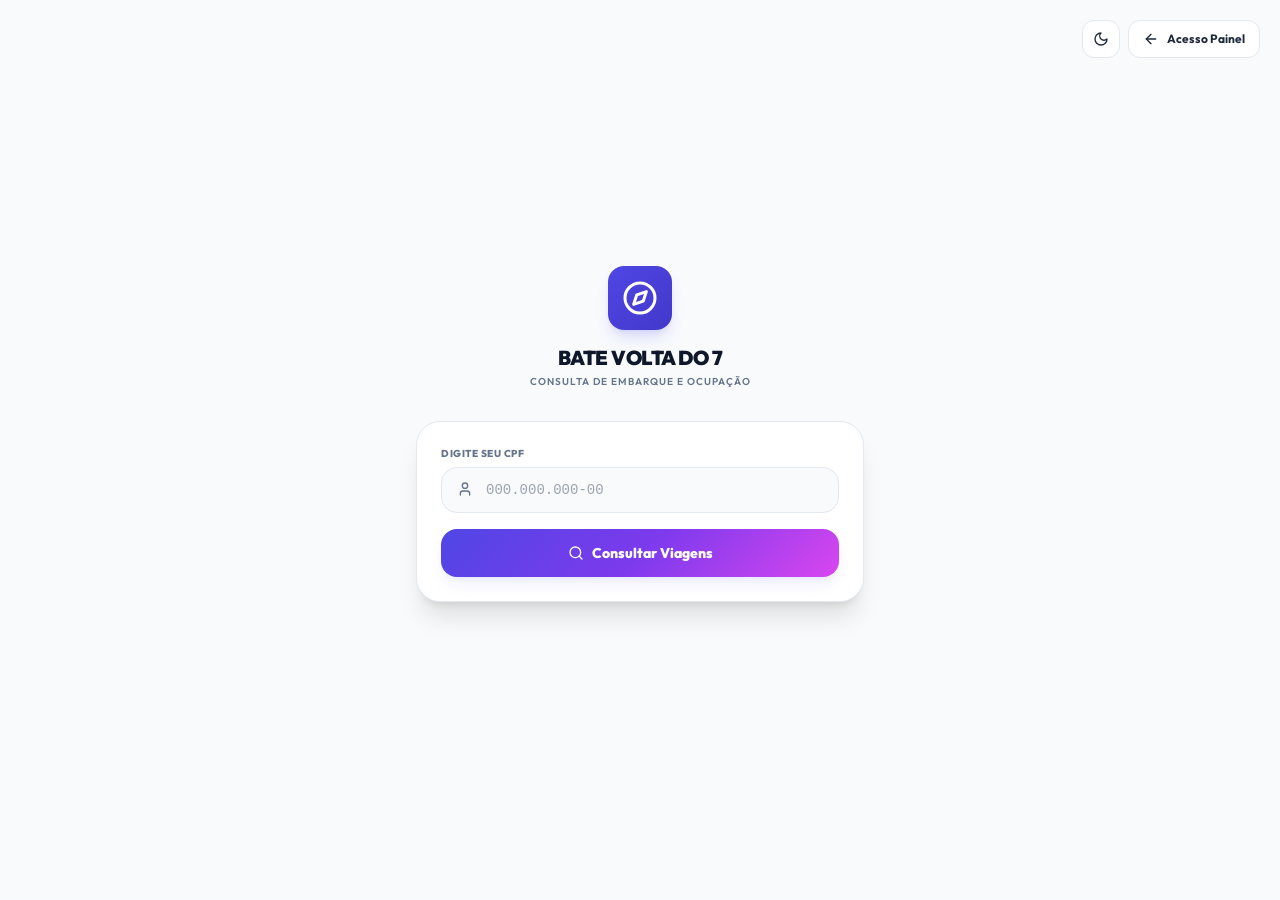
<file: index.html>
<!doctype html>
<html lang="pt-BR" class="h-full bg-slate-50">
  <head>
    <meta charset="UTF-8" />
    <link rel="icon" type="image/x-icon" href="./favicon.ico" />
    <link rel="apple-touch-icon" href="./apple-touch-icon.png" />
    <meta name="viewport" content="width=device-width, initial-scale=1.0, maximum-scale=1.0, user-scalable=no, viewport-fit=cover" />
    <meta name="theme-color" content="#0f172a" />
    <meta name="apple-mobile-web-app-capable" content="yes" />
    <meta name="apple-mobile-web-app-status-bar-style" content="black-translucent" />
    <meta name="description" content="Sistema profissional e elegante de gestão de bate e volta e passageiros para eventos e shows." />
    
    <!-- Google Fonts -->
    <link rel="preconnect" href="https://fonts.googleapis.com" />
    <link rel="preconnect" href="https://fonts.gstatic.com" crossorigin />
    <link href="https://fonts.googleapis.com/css2?family=Inter:wght@300;400;500;600;700&family=Outfit:wght@300;400;500;600;700;800&display=swap" rel="stylesheet" />
    
    <title>BATE VOLTA DO 7 | Gestão de Eventos e Passageiros</title>
    <!-- Theme Init -->
    <script>
      (function() {
        const theme = localStorage.getItem('theme');
        if (theme === 'dark') {
          document.documentElement.classList.add('dark');
        } else {
          document.documentElement.classList.remove('dark');
        }
      })();
    </script>
    <script type="module" crossorigin src="./assets/index-BKHBoiW8.js"></script>
    <link rel="stylesheet" crossorigin href="./assets/index-CvUKpbxh.css">
  </head>
  <body class="h-full antialiased text-slate-800">
    <div id="root" class="h-full"></div>
  </body>
</html>
</file>
<file: assets/index-CvUKpbxh.css>
*,:before,:after{--tw-border-spacing-x: 0;--tw-border-spacing-y: 0;--tw-translate-x: 0;--tw-translate-y: 0;--tw-rotate: 0;--tw-skew-x: 0;--tw-skew-y: 0;--tw-scale-x: 1;--tw-scale-y: 1;--tw-pan-x: ;--tw-pan-y: ;--tw-pinch-zoom: ;--tw-scroll-snap-strictness: proximity;--tw-gradient-from-position: ;--tw-gradient-via-position: ;--tw-gradient-to-position: ;--tw-ordinal: ;--tw-slashed-zero: ;--tw-numeric-figure: ;--tw-numeric-spacing: ;--tw-numeric-fraction: ;--tw-ring-inset: ;--tw-ring-offset-width: 0px;--tw-ring-offset-color: #fff;--tw-ring-color: rgb(59 130 246 / .5);--tw-ring-offset-shadow: 0 0 #0000;--tw-ring-shadow: 0 0 #0000;--tw-shadow: 0 0 #0000;--tw-shadow-colored: 0 0 #0000;--tw-blur: ;--tw-brightness: ;--tw-contrast: ;--tw-grayscale: ;--tw-hue-rotate: ;--tw-invert: ;--tw-saturate: ;--tw-sepia: ;--tw-drop-shadow: ;--tw-backdrop-blur: ;--tw-backdrop-brightness: ;--tw-backdrop-contrast: ;--tw-backdrop-grayscale: ;--tw-backdrop-hue-rotate: ;--tw-backdrop-invert: ;--tw-backdrop-opacity: ;--tw-backdrop-saturate: ;--tw-backdrop-sepia: ;--tw-contain-size: ;--tw-contain-layout: ;--tw-contain-paint: ;--tw-contain-style: }::backdrop{--tw-border-spacing-x: 0;--tw-border-spacing-y: 0;--tw-translate-x: 0;--tw-translate-y: 0;--tw-rotate: 0;--tw-skew-x: 0;--tw-skew-y: 0;--tw-scale-x: 1;--tw-scale-y: 1;--tw-pan-x: ;--tw-pan-y: ;--tw-pinch-zoom: ;--tw-scroll-snap-strictness: proximity;--tw-gradient-from-position: ;--tw-gradient-via-position: ;--tw-gradient-to-position: ;--tw-ordinal: ;--tw-slashed-zero: ;--tw-numeric-figure: ;--tw-numeric-spacing: ;--tw-numeric-fraction: ;--tw-ring-inset: ;--tw-ring-offset-width: 0px;--tw-ring-offset-color: #fff;--tw-ring-color: rgb(59 130 246 / .5);--tw-ring-offset-shadow: 0 0 #0000;--tw-ring-shadow: 0 0 #0000;--tw-shadow: 0 0 #0000;--tw-shadow-colored: 0 0 #0000;--tw-blur: ;--tw-brightness: ;--tw-contrast: ;--tw-grayscale: ;--tw-hue-rotate: ;--tw-invert: ;--tw-saturate: ;--tw-sepia: ;--tw-drop-shadow: ;--tw-backdrop-blur: ;--tw-backdrop-brightness: ;--tw-backdrop-contrast: ;--tw-backdrop-grayscale: ;--tw-backdrop-hue-rotate: ;--tw-backdrop-invert: ;--tw-backdrop-opacity: ;--tw-backdrop-saturate: ;--tw-backdrop-sepia: ;--tw-contain-size: ;--tw-contain-layout: ;--tw-contain-paint: ;--tw-contain-style: }*,:before,:after{box-sizing:border-box;border-width:0;border-style:solid;border-color:#e5e7eb}:before,:after{--tw-content: ""}html,:host{line-height:1.5;-webkit-text-size-adjust:100%;-moz-tab-size:4;-o-tab-size:4;tab-size:4;font-family:Outfit,Inter,sans-serif;font-feature-settings:normal;font-variation-settings:normal;-webkit-tap-highlight-color:transparent}body{margin:0;line-height:inherit}hr{height:0;color:inherit;border-top-width:1px}abbr:where([title]){-webkit-text-decoration:underline dotted;text-decoration:underline dotted}h1,h2,h3,h4,h5,h6{font-size:inherit;font-weight:inherit}a{color:inherit;text-decoration:inherit}b,strong{font-weight:bolder}code,kbd,samp,pre{font-family:ui-monospace,SFMono-Regular,Menlo,Monaco,Consolas,Liberation Mono,Courier New,monospace;font-feature-settings:normal;font-variation-settings:normal;font-size:1em}small{font-size:80%}sub,sup{font-size:75%;line-height:0;position:relative;vertical-align:baseline}sub{bottom:-.25em}sup{top:-.5em}table{text-indent:0;border-color:inherit;border-collapse:collapse}button,input,optgroup,select,textarea{font-family:inherit;font-feature-settings:inherit;font-variation-settings:inherit;font-size:100%;font-weight:inherit;line-height:inherit;letter-spacing:inherit;color:inherit;margin:0;padding:0}button,select{text-transform:none}button,input:where([type=button]),input:where([type=reset]),input:where([type=submit]){-webkit-appearance:button;background-color:transparent;background-image:none}:-moz-focusring{outline:auto}:-moz-ui-invalid{box-shadow:none}progress{vertical-align:baseline}::-webkit-inner-spin-button,::-webkit-outer-spin-button{height:auto}[type=search]{-webkit-appearance:textfield;outline-offset:-2px}::-webkit-search-decoration{-webkit-appearance:none}::-webkit-file-upload-button{-webkit-appearance:button;font:inherit}summary{display:list-item}blockquote,dl,dd,h1,h2,h3,h4,h5,h6,hr,figure,p,pre{margin:0}fieldset{margin:0;padding:0}legend{padding:0}ol,ul,menu{list-style:none;margin:0;padding:0}dialog{padding:0}textarea{resize:vertical}input::-moz-placeholder,textarea::-moz-placeholder{opacity:1;color:#9ca3af}input::placeholder,textarea::placeholder{opacity:1;color:#9ca3af}button,[role=button]{cursor:pointer}:disabled{cursor:default}img,svg,video,canvas,audio,iframe,embed,object{display:block;vertical-align:middle}img,video{max-width:100%;height:auto}[hidden]:where(:not([hidden=until-found])){display:none}html,body{height:100%;overscroll-behavior-y:contain;-webkit-tap-highlight-color:transparent;-moz-user-select:none;user-select:none;-webkit-user-select:none;font-family:Outfit,Inter,system-ui,-apple-system,BlinkMacSystemFont,Segoe UI,Roboto,Oxygen,Ubuntu,Cantarell,sans-serif}input,textarea,select,[contenteditable=true],.selectable-text{-moz-user-select:text!important;user-select:text!important;-webkit-user-select:text!important}.container{width:100%}@media (min-width: 640px){.container{max-width:640px}}@media (min-width: 768px){.container{max-width:768px}}@media (min-width: 1024px){.container{max-width:1024px}}@media (min-width: 1280px){.container{max-width:1280px}}@media (min-width: 1536px){.container{max-width:1536px}}.sr-only{position:absolute;width:1px;height:1px;padding:0;margin:-1px;overflow:hidden;clip:rect(0,0,0,0);white-space:nowrap;border-width:0}.pointer-events-none{pointer-events:none}.visible{visibility:visible}.collapse{visibility:collapse}.static{position:static}.fixed{position:fixed}.absolute{position:absolute}.relative{position:relative}.sticky{position:sticky}.inset-0{top:0;right:0;bottom:0;left:0}.inset-x-0{left:0;right:0}.inset-y-0{top:0;bottom:0}.-bottom-40{bottom:-10rem}.-left-40{left:-10rem}.-right-40{right:-10rem}.-top-40{top:-10rem}.bottom-0{bottom:0}.left-0{left:0}.left-1\.5{left:.375rem}.left-3{left:.75rem}.left-3\.5{left:.875rem}.left-4{left:1rem}.right-0{right:0}.right-3{right:.75rem}.right-3\.5{right:.875rem}.right-4{right:1rem}.right-5{right:1.25rem}.right-6{right:1.5rem}.top-0{top:0}.top-1\/2{top:50%}.top-2\.5{top:.625rem}.top-3{top:.75rem}.top-3\.5{top:.875rem}.top-4{top:1rem}.top-5{top:1.25rem}.top-6{top:1.5rem}.z-10{z-index:10}.z-20{z-index:20}.z-30{z-index:30}.z-40{z-index:40}.z-50{z-index:50}.z-\[99999\]{z-index:99999}.col-span-2{grid-column:span 2 / span 2}.col-span-3{grid-column:span 3 / span 3}.-mx-4{margin-left:-1rem;margin-right:-1rem}.mx-2{margin-left:.5rem;margin-right:.5rem}.mx-auto{margin-left:auto;margin-right:auto}.mb-0\.5{margin-bottom:.125rem}.mb-1{margin-bottom:.25rem}.mb-1\.5{margin-bottom:.375rem}.mb-2{margin-bottom:.5rem}.mb-3{margin-bottom:.75rem}.mb-3\.5{margin-bottom:.875rem}.mb-4{margin-bottom:1rem}.mb-5{margin-bottom:1.25rem}.mb-6{margin-bottom:1.5rem}.mb-8{margin-bottom:2rem}.ml-0\.5{margin-left:.125rem}.ml-2{margin-left:.5rem}.ml-auto{margin-left:auto}.mr-4{margin-right:1rem}.mt-0\.5{margin-top:.125rem}.mt-1{margin-top:.25rem}.mt-10{margin-top:2.5rem}.mt-16{margin-top:4rem}.mt-2{margin-top:.5rem}.mt-3{margin-top:.75rem}.mt-4{margin-top:1rem}.mt-5{margin-top:1.25rem}.mt-6{margin-top:1.5rem}.mt-8{margin-top:2rem}.line-clamp-2{overflow:hidden;display:-webkit-box;-webkit-box-orient:vertical;-webkit-line-clamp:2}.block{display:block}.inline-block{display:inline-block}.inline{display:inline}.flex{display:flex}.inline-flex{display:inline-flex}.table{display:table}.grid{display:grid}.hidden{display:none}.h-1{height:.25rem}.h-1\.5{height:.375rem}.h-10{height:2.5rem}.h-11{height:2.75rem}.h-12{height:3rem}.h-14{height:3.5rem}.h-16{height:4rem}.h-2{height:.5rem}.h-2\.5{height:.625rem}.h-20{height:5rem}.h-28{height:7rem}.h-3{height:.75rem}.h-3\.5{height:.875rem}.h-32{height:8rem}.h-4{height:1rem}.h-40{height:10rem}.h-44{height:11rem}.h-5{height:1.25rem}.h-6{height:1.5rem}.h-7{height:1.75rem}.h-8{height:2rem}.h-9{height:2.25rem}.h-96{height:24rem}.h-\[500px\]{height:500px}.h-full{height:100%}.max-h-40{max-height:10rem}.max-h-48{max-height:12rem}.max-h-60{max-height:15rem}.max-h-80{max-height:20rem}.max-h-\[120px\]{max-height:120px}.max-h-\[400px\]{max-height:400px}.max-h-\[92vh\]{max-height:92vh}.min-h-\[1123px\]{min-height:1123px}.min-h-\[500px\]{min-height:500px}.min-h-\[90px\]{min-height:90px}.min-h-screen{min-height:100vh}.w-1{width:.25rem}.w-1\/2{width:50%}.w-1\/3{width:33.333333%}.w-1\/4{width:25%}.w-10{width:2.5rem}.w-11{width:2.75rem}.w-12{width:3rem}.w-14{width:3.5rem}.w-16{width:4rem}.w-2\.5{width:.625rem}.w-2\/3{width:66.666667%}.w-24{width:6rem}.w-28{width:7rem}.w-3{width:.75rem}.w-3\.5{width:.875rem}.w-32{width:8rem}.w-36{width:9rem}.w-4{width:1rem}.w-40{width:10rem}.w-5{width:1.25rem}.w-6{width:1.5rem}.w-7{width:1.75rem}.w-8{width:2rem}.w-9{width:2.25rem}.w-96{width:24rem}.w-\[794px\]{width:794px}.w-fit{width:-moz-fit-content;width:fit-content}.w-full{width:100%}.w-px{width:1px}.min-w-0{min-width:0px}.min-w-\[150px\]{min-width:150px}.min-w-\[170px\]{min-width:170px}.max-w-2xl{max-width:42rem}.max-w-4xl{max-width:56rem}.max-w-7xl{max-width:80rem}.max-w-\[120px\]{max-width:120px}.max-w-\[130px\]{max-width:130px}.max-w-\[150px\]{max-width:150px}.max-w-\[180px\]{max-width:180px}.max-w-\[200px\]{max-width:200px}.max-w-\[240px\]{max-width:240px}.max-w-\[260px\]{max-width:260px}.max-w-lg{max-width:32rem}.max-w-md{max-width:28rem}.max-w-sm{max-width:24rem}.flex-1{flex:1 1 0%}.shrink-0{flex-shrink:0}.flex-grow{flex-grow:1}.border-collapse{border-collapse:collapse}.origin-left{transform-origin:left}.origin-top{transform-origin:top}.-translate-y-1\/2{--tw-translate-y: -50%;transform:translate(var(--tw-translate-x),var(--tw-translate-y)) rotate(var(--tw-rotate)) skew(var(--tw-skew-x)) skewY(var(--tw-skew-y)) scaleX(var(--tw-scale-x)) scaleY(var(--tw-scale-y))}.-translate-y-5{--tw-translate-y: -1.25rem;transform:translate(var(--tw-translate-x),var(--tw-translate-y)) rotate(var(--tw-rotate)) skew(var(--tw-skew-x)) skewY(var(--tw-skew-y)) scaleX(var(--tw-scale-x)) scaleY(var(--tw-scale-y))}.translate-x-0{--tw-translate-x: 0px;transform:translate(var(--tw-translate-x),var(--tw-translate-y)) rotate(var(--tw-rotate)) skew(var(--tw-skew-x)) skewY(var(--tw-skew-y)) scaleX(var(--tw-scale-x)) scaleY(var(--tw-scale-y))}.translate-x-2\.5{--tw-translate-x: .625rem;transform:translate(var(--tw-translate-x),var(--tw-translate-y)) rotate(var(--tw-rotate)) skew(var(--tw-skew-x)) skewY(var(--tw-skew-y)) scaleX(var(--tw-scale-x)) scaleY(var(--tw-scale-y))}.translate-x-4{--tw-translate-x: 1rem;transform:translate(var(--tw-translate-x),var(--tw-translate-y)) rotate(var(--tw-rotate)) skew(var(--tw-skew-x)) skewY(var(--tw-skew-y)) scaleX(var(--tw-scale-x)) scaleY(var(--tw-scale-y))}.-rotate-90{--tw-rotate: -90deg;transform:translate(var(--tw-translate-x),var(--tw-translate-y)) rotate(var(--tw-rotate)) skew(var(--tw-skew-x)) skewY(var(--tw-skew-y)) scaleX(var(--tw-scale-x)) scaleY(var(--tw-scale-y))}.scale-105{--tw-scale-x: 1.05;--tw-scale-y: 1.05;transform:translate(var(--tw-translate-x),var(--tw-translate-y)) rotate(var(--tw-rotate)) skew(var(--tw-skew-x)) skewY(var(--tw-skew-y)) scaleX(var(--tw-scale-x)) scaleY(var(--tw-scale-y))}.scale-90{--tw-scale-x: .9;--tw-scale-y: .9;transform:translate(var(--tw-translate-x),var(--tw-translate-y)) rotate(var(--tw-rotate)) skew(var(--tw-skew-x)) skewY(var(--tw-skew-y)) scaleX(var(--tw-scale-x)) scaleY(var(--tw-scale-y))}.scale-\[1\.06\]{--tw-scale-x: 1.06;--tw-scale-y: 1.06;transform:translate(var(--tw-translate-x),var(--tw-translate-y)) rotate(var(--tw-rotate)) skew(var(--tw-skew-x)) skewY(var(--tw-skew-y)) scaleX(var(--tw-scale-x)) scaleY(var(--tw-scale-y))}.transform{transform:translate(var(--tw-translate-x),var(--tw-translate-y)) rotate(var(--tw-rotate)) skew(var(--tw-skew-x)) skewY(var(--tw-skew-y)) scaleX(var(--tw-scale-x)) scaleY(var(--tw-scale-y))}@keyframes pulse{50%{opacity:.5}}.animate-pulse{animation:pulse 2s cubic-bezier(.4,0,.6,1) infinite}@keyframes spin{to{transform:rotate(360deg)}}.animate-spin{animation:spin 1s linear infinite}.cursor-not-allowed{cursor:not-allowed}.cursor-pointer{cursor:pointer}.select-none{-webkit-user-select:none;-moz-user-select:none;user-select:none}.select-text{-webkit-user-select:text;-moz-user-select:text;user-select:text}.select-all{-webkit-user-select:all;-moz-user-select:all;user-select:all}.resize-none{resize:none}.grid-cols-1{grid-template-columns:repeat(1,minmax(0,1fr))}.grid-cols-2{grid-template-columns:repeat(2,minmax(0,1fr))}.grid-cols-3{grid-template-columns:repeat(3,minmax(0,1fr))}.flex-col{flex-direction:column}.flex-wrap{flex-wrap:wrap}.flex-nowrap{flex-wrap:nowrap}.items-start{align-items:flex-start}.items-end{align-items:flex-end}.items-center{align-items:center}.items-baseline{align-items:baseline}.items-stretch{align-items:stretch}.justify-start{justify-content:flex-start}.justify-end{justify-content:flex-end}.justify-center{justify-content:center}.justify-between{justify-content:space-between}.justify-around{justify-content:space-around}.gap-0{gap:0px}.gap-0\.5{gap:.125rem}.gap-1{gap:.25rem}.gap-1\.5{gap:.375rem}.gap-2{gap:.5rem}.gap-2\.5{gap:.625rem}.gap-3{gap:.75rem}.gap-3\.5{gap:.875rem}.gap-4{gap:1rem}.gap-5{gap:1.25rem}.gap-6{gap:1.5rem}.gap-x-2{-moz-column-gap:.5rem;column-gap:.5rem}.gap-x-3{-moz-column-gap:.75rem;column-gap:.75rem}.gap-x-4{-moz-column-gap:1rem;column-gap:1rem}.gap-x-6{-moz-column-gap:1.5rem;column-gap:1.5rem}.gap-y-1{row-gap:.25rem}.gap-y-1\.5{row-gap:.375rem}.gap-y-2{row-gap:.5rem}.gap-y-4{row-gap:1rem}.space-y-1>:not([hidden])~:not([hidden]){--tw-space-y-reverse: 0;margin-top:calc(.25rem * calc(1 - var(--tw-space-y-reverse)));margin-bottom:calc(.25rem * var(--tw-space-y-reverse))}.space-y-1\.5>:not([hidden])~:not([hidden]){--tw-space-y-reverse: 0;margin-top:calc(.375rem * calc(1 - var(--tw-space-y-reverse)));margin-bottom:calc(.375rem * var(--tw-space-y-reverse))}.space-y-2>:not([hidden])~:not([hidden]){--tw-space-y-reverse: 0;margin-top:calc(.5rem * calc(1 - var(--tw-space-y-reverse)));margin-bottom:calc(.5rem * var(--tw-space-y-reverse))}.space-y-2\.5>:not([hidden])~:not([hidden]){--tw-space-y-reverse: 0;margin-top:calc(.625rem * calc(1 - var(--tw-space-y-reverse)));margin-bottom:calc(.625rem * var(--tw-space-y-reverse))}.space-y-3>:not([hidden])~:not([hidden]){--tw-space-y-reverse: 0;margin-top:calc(.75rem * calc(1 - var(--tw-space-y-reverse)));margin-bottom:calc(.75rem * var(--tw-space-y-reverse))}.space-y-3\.5>:not([hidden])~:not([hidden]){--tw-space-y-reverse: 0;margin-top:calc(.875rem * calc(1 - var(--tw-space-y-reverse)));margin-bottom:calc(.875rem * var(--tw-space-y-reverse))}.space-y-4>:not([hidden])~:not([hidden]){--tw-space-y-reverse: 0;margin-top:calc(1rem * calc(1 - var(--tw-space-y-reverse)));margin-bottom:calc(1rem * var(--tw-space-y-reverse))}.space-y-5>:not([hidden])~:not([hidden]){--tw-space-y-reverse: 0;margin-top:calc(1.25rem * calc(1 - var(--tw-space-y-reverse)));margin-bottom:calc(1.25rem * var(--tw-space-y-reverse))}.space-y-6>:not([hidden])~:not([hidden]){--tw-space-y-reverse: 0;margin-top:calc(1.5rem * calc(1 - var(--tw-space-y-reverse)));margin-bottom:calc(1.5rem * var(--tw-space-y-reverse))}.space-y-8>:not([hidden])~:not([hidden]){--tw-space-y-reverse: 0;margin-top:calc(2rem * calc(1 - var(--tw-space-y-reverse)));margin-bottom:calc(2rem * var(--tw-space-y-reverse))}.divide-y>:not([hidden])~:not([hidden]){--tw-divide-y-reverse: 0;border-top-width:calc(1px * calc(1 - var(--tw-divide-y-reverse)));border-bottom-width:calc(1px * var(--tw-divide-y-reverse))}.divide-slate-100>:not([hidden])~:not([hidden]){--tw-divide-opacity: 1;border-color:rgb(241 245 249 / var(--tw-divide-opacity, 1))}.divide-slate-200>:not([hidden])~:not([hidden]){--tw-divide-opacity: 1;border-color:rgb(226 232 240 / var(--tw-divide-opacity, 1))}.divide-slate-50>:not([hidden])~:not([hidden]){--tw-divide-opacity: 1;border-color:rgb(248 250 252 / var(--tw-divide-opacity, 1))}.self-end{align-self:flex-end}.self-stretch{align-self:stretch}.overflow-hidden{overflow:hidden}.overflow-x-auto{overflow-x:auto}.overflow-y-auto{overflow-y:auto}.truncate{overflow:hidden;text-overflow:ellipsis;white-space:nowrap}.whitespace-pre-line{white-space:pre-line}.break-words{overflow-wrap:break-word}.rounded{border-radius:.25rem}.rounded-2xl{border-radius:1rem}.rounded-3xl{border-radius:1.5rem}.rounded-full{border-radius:9999px}.rounded-lg{border-radius:.5rem}.rounded-md{border-radius:.375rem}.rounded-xl{border-radius:.75rem}.rounded-b-2xl{border-bottom-right-radius:1rem;border-bottom-left-radius:1rem}.rounded-t-\[24px\]{border-top-left-radius:24px;border-top-right-radius:24px}.rounded-t-\[40px\]{border-top-left-radius:40px;border-top-right-radius:40px}.border{border-width:1px}.border-2{border-width:2px}.border-x{border-left-width:1px;border-right-width:1px}.border-b{border-bottom-width:1px}.border-b-2{border-bottom-width:2px}.border-r{border-right-width:1px}.border-t{border-top-width:1px}.border-t-0{border-top-width:0px}.border-dashed{border-style:dashed}.border-dotted{border-style:dotted}.border-none{border-style:none}.border-amber-100{--tw-border-opacity: 1;border-color:rgb(254 243 199 / var(--tw-border-opacity, 1))}.border-amber-100\/40{border-color:#fef3c766}.border-amber-200{--tw-border-opacity: 1;border-color:rgb(253 230 138 / var(--tw-border-opacity, 1))}.border-amber-500\/20{border-color:#f59e0b33}.border-amber-500\/30{border-color:#f59e0b4d}.border-amber-600{--tw-border-opacity: 1;border-color:rgb(217 119 6 / var(--tw-border-opacity, 1))}.border-black{--tw-border-opacity: 1;border-color:rgb(0 0 0 / var(--tw-border-opacity, 1))}.border-brand-100{--tw-border-opacity: 1;border-color:rgb(235 236 255 / var(--tw-border-opacity, 1))}.border-brand-100\/30{border-color:#ebecff4d}.border-brand-100\/50{border-color:#ebecff80}.border-brand-200{--tw-border-opacity: 1;border-color:rgb(217 219 255 / var(--tw-border-opacity, 1))}.border-brand-500{--tw-border-opacity: 1;border-color:rgb(99 102 241 / var(--tw-border-opacity, 1))}.border-brand-600{--tw-border-opacity: 1;border-color:rgb(79 70 229 / var(--tw-border-opacity, 1))}.border-emerald-100{--tw-border-opacity: 1;border-color:rgb(209 250 229 / var(--tw-border-opacity, 1))}.border-emerald-100\/40{border-color:#d1fae566}.border-emerald-200{--tw-border-opacity: 1;border-color:rgb(167 243 208 / var(--tw-border-opacity, 1))}.border-emerald-200\/50{border-color:#a7f3d080}.border-emerald-400\/30{border-color:#34d3994d}.border-emerald-500\/20{border-color:#10b98133}.border-emerald-600{--tw-border-opacity: 1;border-color:rgb(5 150 105 / var(--tw-border-opacity, 1))}.border-indigo-100{--tw-border-opacity: 1;border-color:rgb(224 231 255 / var(--tw-border-opacity, 1))}.border-indigo-100\/35{border-color:#e0e7ff59}.border-indigo-100\/40{border-color:#e0e7ff66}.border-indigo-100\/50{border-color:#e0e7ff80}.border-indigo-100\/60{border-color:#e0e7ff99}.border-indigo-200\/50{border-color:#c7d2fe80}.border-indigo-500{--tw-border-opacity: 1;border-color:rgb(99 102 241 / var(--tw-border-opacity, 1))}.border-indigo-500\/20{border-color:#6366f133}.border-indigo-600{--tw-border-opacity: 1;border-color:rgb(79 70 229 / var(--tw-border-opacity, 1))}.border-rose-100{--tw-border-opacity: 1;border-color:rgb(255 228 230 / var(--tw-border-opacity, 1))}.border-rose-200{--tw-border-opacity: 1;border-color:rgb(254 205 211 / var(--tw-border-opacity, 1))}.border-rose-400\/30{border-color:#fb71854d}.border-rose-500\/20{border-color:#f43f5e33}.border-rose-600{--tw-border-opacity: 1;border-color:rgb(225 29 72 / var(--tw-border-opacity, 1))}.border-slate-100{--tw-border-opacity: 1;border-color:rgb(241 245 249 / var(--tw-border-opacity, 1))}.border-slate-100\/50{border-color:#f1f5f980}.border-slate-200{--tw-border-opacity: 1;border-color:rgb(226 232 240 / var(--tw-border-opacity, 1))}.border-slate-200\/40{border-color:#e2e8f066}.border-slate-200\/50{border-color:#e2e8f080}.border-slate-200\/60{border-color:#e2e8f099}.border-slate-200\/65{border-color:#e2e8f0a6}.border-slate-300{--tw-border-opacity: 1;border-color:rgb(203 213 225 / var(--tw-border-opacity, 1))}.border-slate-400{--tw-border-opacity: 1;border-color:rgb(148 163 184 / var(--tw-border-opacity, 1))}.border-slate-50{--tw-border-opacity: 1;border-color:rgb(248 250 252 / var(--tw-border-opacity, 1))}.border-slate-700{--tw-border-opacity: 1;border-color:rgb(51 65 85 / var(--tw-border-opacity, 1))}.border-slate-800{--tw-border-opacity: 1;border-color:rgb(30 41 59 / var(--tw-border-opacity, 1))}.border-slate-800\/50{border-color:#1e293b80}.border-slate-800\/80{border-color:#1e293bcc}.border-slate-900{--tw-border-opacity: 1;border-color:rgb(15 23 42 / var(--tw-border-opacity, 1))}.border-transparent{border-color:transparent}.border-white\/10{border-color:#ffffff1a}.border-white\/20{border-color:#fff3}.bg-\[\#f8fafc\]{--tw-bg-opacity: 1;background-color:rgb(248 250 252 / var(--tw-bg-opacity, 1))}.bg-amber-50{--tw-bg-opacity: 1;background-color:rgb(255 251 235 / var(--tw-bg-opacity, 1))}.bg-amber-500{--tw-bg-opacity: 1;background-color:rgb(245 158 11 / var(--tw-bg-opacity, 1))}.bg-amber-500\/10{background-color:#f59e0b1a}.bg-black\/60{background-color:#0009}.bg-brand-50{--tw-bg-opacity: 1;background-color:rgb(244 244 255 / var(--tw-bg-opacity, 1))}.bg-brand-50\/20{background-color:#f4f4ff33}.bg-brand-50\/50{background-color:#f4f4ff80}.bg-brand-500{--tw-bg-opacity: 1;background-color:rgb(99 102 241 / var(--tw-bg-opacity, 1))}.bg-brand-600{--tw-bg-opacity: 1;background-color:rgb(79 70 229 / var(--tw-bg-opacity, 1))}.bg-emerald-100{--tw-bg-opacity: 1;background-color:rgb(209 250 229 / var(--tw-bg-opacity, 1))}.bg-emerald-50{--tw-bg-opacity: 1;background-color:rgb(236 253 245 / var(--tw-bg-opacity, 1))}.bg-emerald-50\/20{background-color:#ecfdf533}.bg-emerald-50\/50{background-color:#ecfdf580}.bg-emerald-500{--tw-bg-opacity: 1;background-color:rgb(16 185 129 / var(--tw-bg-opacity, 1))}.bg-emerald-500\/10{background-color:#10b9811a}.bg-emerald-600{--tw-bg-opacity: 1;background-color:rgb(5 150 105 / var(--tw-bg-opacity, 1))}.bg-emerald-600\/90{background-color:#059669e6}.bg-indigo-50{--tw-bg-opacity: 1;background-color:rgb(238 242 255 / var(--tw-bg-opacity, 1))}.bg-indigo-50\/20{background-color:#eef2ff33}.bg-indigo-500\/10{background-color:#6366f11a}.bg-indigo-500\/15{background-color:#6366f126}.bg-indigo-600{--tw-bg-opacity: 1;background-color:rgb(79 70 229 / var(--tw-bg-opacity, 1))}.bg-indigo-600\/20{background-color:#4f46e533}.bg-purple-500\/10{background-color:#a855f71a}.bg-rose-50{--tw-bg-opacity: 1;background-color:rgb(255 241 242 / var(--tw-bg-opacity, 1))}.bg-rose-50\/50{background-color:#fff1f280}.bg-rose-500{--tw-bg-opacity: 1;background-color:rgb(244 63 94 / var(--tw-bg-opacity, 1))}.bg-rose-500\/15{background-color:#f43f5e26}.bg-rose-600{--tw-bg-opacity: 1;background-color:rgb(225 29 72 / var(--tw-bg-opacity, 1))}.bg-slate-100{--tw-bg-opacity: 1;background-color:rgb(241 245 249 / var(--tw-bg-opacity, 1))}.bg-slate-100\/30{background-color:#f1f5f94d}.bg-slate-200{--tw-bg-opacity: 1;background-color:rgb(226 232 240 / var(--tw-bg-opacity, 1))}.bg-slate-200\/50{background-color:#e2e8f080}.bg-slate-200\/60{background-color:#e2e8f099}.bg-slate-300{--tw-bg-opacity: 1;background-color:rgb(203 213 225 / var(--tw-bg-opacity, 1))}.bg-slate-50{--tw-bg-opacity: 1;background-color:rgb(248 250 252 / var(--tw-bg-opacity, 1))}.bg-slate-50\/20{background-color:#f8fafc33}.bg-slate-50\/50{background-color:#f8fafc80}.bg-slate-50\/60{background-color:#f8fafc99}.bg-slate-800{--tw-bg-opacity: 1;background-color:rgb(30 41 59 / var(--tw-bg-opacity, 1))}.bg-slate-900{--tw-bg-opacity: 1;background-color:rgb(15 23 42 / var(--tw-bg-opacity, 1))}.bg-slate-900\/50{background-color:#0f172a80}.bg-slate-900\/60{background-color:#0f172a99}.bg-slate-950{--tw-bg-opacity: 1;background-color:rgb(2 6 23 / var(--tw-bg-opacity, 1))}.bg-slate-950\/40{background-color:#02061766}.bg-slate-950\/80{background-color:#020617cc}.bg-transparent{background-color:transparent}.bg-violet-50{--tw-bg-opacity: 1;background-color:rgb(245 243 255 / var(--tw-bg-opacity, 1))}.bg-white{--tw-bg-opacity: 1;background-color:rgb(255 255 255 / var(--tw-bg-opacity, 1))}.bg-white\/70{background-color:#ffffffb3}.bg-white\/95{background-color:#fffffff2}.bg-gradient-to-b{background-image:linear-gradient(to bottom,var(--tw-gradient-stops))}.bg-gradient-to-br{background-image:linear-gradient(to bottom right,var(--tw-gradient-stops))}.bg-gradient-to-tr{background-image:linear-gradient(to top right,var(--tw-gradient-stops))}.from-brand-600{--tw-gradient-from: #4f46e5 var(--tw-gradient-from-position);--tw-gradient-to: rgb(79 70 229 / 0) var(--tw-gradient-to-position);--tw-gradient-stops: var(--tw-gradient-from), var(--tw-gradient-to)}.from-indigo-950\/40{--tw-gradient-from: rgb(30 27 75 / .4) var(--tw-gradient-from-position);--tw-gradient-to: rgb(30 27 75 / 0) var(--tw-gradient-to-position);--tw-gradient-stops: var(--tw-gradient-from), var(--tw-gradient-to)}.from-slate-800{--tw-gradient-from: #1e293b var(--tw-gradient-from-position);--tw-gradient-to: rgb(30 41 59 / 0) var(--tw-gradient-to-position);--tw-gradient-stops: var(--tw-gradient-from), var(--tw-gradient-to)}.via-purple-950\/10{--tw-gradient-to: rgb(59 7 100 / 0) var(--tw-gradient-to-position);--tw-gradient-stops: var(--tw-gradient-from), rgb(59 7 100 / .1) var(--tw-gradient-via-position), var(--tw-gradient-to)}.to-indigo-600{--tw-gradient-to: #4f46e5 var(--tw-gradient-to-position)}.to-indigo-700{--tw-gradient-to: #4338ca var(--tw-gradient-to-position)}.to-slate-900{--tw-gradient-to: #0f172a var(--tw-gradient-to-position)}.to-transparent{--tw-gradient-to: transparent var(--tw-gradient-to-position)}.fill-current{fill:currentColor}.fill-transparent{fill:transparent}.stroke-brand-500{stroke:#6366f1}.stroke-slate-100{stroke:#f1f5f9}.object-contain{-o-object-fit:contain;object-fit:contain}.object-cover{-o-object-fit:cover;object-fit:cover}.p-0{padding:0}.p-0\.5{padding:.125rem}.p-1{padding:.25rem}.p-1\.5{padding:.375rem}.p-10{padding:2.5rem}.p-12{padding:3rem}.p-2{padding:.5rem}.p-2\.5{padding:.625rem}.p-3{padding:.75rem}.p-3\.5{padding:.875rem}.p-4{padding:1rem}.p-5{padding:1.25rem}.p-6{padding:1.5rem}.p-8{padding:2rem}.px-0\.5{padding-left:.125rem;padding-right:.125rem}.px-1\.5{padding-left:.375rem;padding-right:.375rem}.px-2{padding-left:.5rem;padding-right:.5rem}.px-2\.5{padding-left:.625rem;padding-right:.625rem}.px-3{padding-left:.75rem;padding-right:.75rem}.px-3\.5{padding-left:.875rem;padding-right:.875rem}.px-4{padding-left:1rem;padding-right:1rem}.px-5{padding-left:1.25rem;padding-right:1.25rem}.px-6{padding-left:1.5rem;padding-right:1.5rem}.px-8{padding-left:2rem;padding-right:2rem}.py-0\.5{padding-top:.125rem;padding-bottom:.125rem}.py-1{padding-top:.25rem;padding-bottom:.25rem}.py-1\.5{padding-top:.375rem;padding-bottom:.375rem}.py-10{padding-top:2.5rem;padding-bottom:2.5rem}.py-12{padding-top:3rem;padding-bottom:3rem}.py-2{padding-top:.5rem;padding-bottom:.5rem}.py-2\.5{padding-top:.625rem;padding-bottom:.625rem}.py-20{padding-top:5rem;padding-bottom:5rem}.py-3{padding-top:.75rem;padding-bottom:.75rem}.py-3\.5{padding-top:.875rem;padding-bottom:.875rem}.py-4{padding-top:1rem;padding-bottom:1rem}.py-5{padding-top:1.25rem;padding-bottom:1.25rem}.py-6{padding-top:1.5rem;padding-bottom:1.5rem}.py-8{padding-top:2rem;padding-bottom:2rem}.pb-12{padding-bottom:3rem}.pb-2{padding-bottom:.5rem}.pb-2\.5{padding-bottom:.625rem}.pb-24{padding-bottom:6rem}.pb-3{padding-bottom:.75rem}.pb-4{padding-bottom:1rem}.pb-5{padding-bottom:1.25rem}.pl-1\.5{padding-left:.375rem}.pl-10{padding-left:2.5rem}.pl-11{padding-left:2.75rem}.pl-3\.5{padding-left:.875rem}.pl-6{padding-left:1.5rem}.pl-9{padding-left:2.25rem}.pr-1{padding-right:.25rem}.pr-10{padding-right:2.5rem}.pr-16{padding-right:4rem}.pr-4{padding-right:1rem}.pt-0\.5{padding-top:.125rem}.pt-1{padding-top:.25rem}.pt-1\.5{padding-top:.375rem}.pt-2{padding-top:.5rem}.pt-2\.5{padding-top:.625rem}.pt-3{padding-top:.75rem}.pt-4{padding-top:1rem}.pt-6{padding-top:1.5rem}.text-left{text-align:left}.text-center{text-align:center}.text-right{text-align:right}.align-middle{vertical-align:middle}.font-mono{font-family:ui-monospace,SFMono-Regular,Menlo,Monaco,Consolas,Liberation Mono,Courier New,monospace}.font-sans{font-family:Outfit,Inter,sans-serif}.text-2xl{font-size:1.5rem;line-height:2rem}.text-3xl{font-size:1.875rem;line-height:2.25rem}.text-\[10px\]{font-size:10px}.text-\[11px\]{font-size:11px}.text-\[5px\]{font-size:5px}.text-\[7\.5px\]{font-size:7.5px}.text-\[7px\]{font-size:7px}.text-\[8px\]{font-size:8px}.text-\[9px\]{font-size:9px}.text-base{font-size:1rem;line-height:1.5rem}.text-lg{font-size:1.125rem;line-height:1.75rem}.text-sm{font-size:.875rem;line-height:1.25rem}.text-xl{font-size:1.25rem;line-height:1.75rem}.text-xs{font-size:.75rem;line-height:1rem}.font-black{font-weight:900}.font-bold{font-weight:700}.font-extrabold{font-weight:800}.font-medium{font-weight:500}.font-semibold{font-weight:600}.uppercase{text-transform:uppercase}.lowercase{text-transform:lowercase}.italic{font-style:italic}.leading-none{line-height:1}.leading-normal{line-height:1.5}.leading-relaxed{line-height:1.625}.leading-snug{line-height:1.375}.leading-tight{line-height:1.25}.tracking-tight{letter-spacing:-.025em}.tracking-wide{letter-spacing:.025em}.tracking-wider{letter-spacing:.05em}.tracking-widest{letter-spacing:.1em}.text-amber-400{--tw-text-opacity: 1;color:rgb(251 191 36 / var(--tw-text-opacity, 1))}.text-amber-500{--tw-text-opacity: 1;color:rgb(245 158 11 / var(--tw-text-opacity, 1))}.text-amber-600{--tw-text-opacity: 1;color:rgb(217 119 6 / var(--tw-text-opacity, 1))}.text-amber-700{--tw-text-opacity: 1;color:rgb(180 83 9 / var(--tw-text-opacity, 1))}.text-amber-900{--tw-text-opacity: 1;color:rgb(120 53 15 / var(--tw-text-opacity, 1))}.text-black{--tw-text-opacity: 1;color:rgb(0 0 0 / var(--tw-text-opacity, 1))}.text-brand-400{--tw-text-opacity: 1;color:rgb(146 151 255 / var(--tw-text-opacity, 1))}.text-brand-500{--tw-text-opacity: 1;color:rgb(99 102 241 / var(--tw-text-opacity, 1))}.text-brand-600{--tw-text-opacity: 1;color:rgb(79 70 229 / var(--tw-text-opacity, 1))}.text-brand-700{--tw-text-opacity: 1;color:rgb(67 56 202 / var(--tw-text-opacity, 1))}.text-emerald-400{--tw-text-opacity: 1;color:rgb(52 211 153 / var(--tw-text-opacity, 1))}.text-emerald-600{--tw-text-opacity: 1;color:rgb(5 150 105 / var(--tw-text-opacity, 1))}.text-emerald-700{--tw-text-opacity: 1;color:rgb(4 120 87 / var(--tw-text-opacity, 1))}.text-emerald-800{--tw-text-opacity: 1;color:rgb(6 95 70 / var(--tw-text-opacity, 1))}.text-emerald-950{--tw-text-opacity: 1;color:rgb(2 44 34 / var(--tw-text-opacity, 1))}.text-indigo-400{--tw-text-opacity: 1;color:rgb(129 140 248 / var(--tw-text-opacity, 1))}.text-indigo-500{--tw-text-opacity: 1;color:rgb(99 102 241 / var(--tw-text-opacity, 1))}.text-indigo-600{--tw-text-opacity: 1;color:rgb(79 70 229 / var(--tw-text-opacity, 1))}.text-indigo-700{--tw-text-opacity: 1;color:rgb(67 56 202 / var(--tw-text-opacity, 1))}.text-indigo-950{--tw-text-opacity: 1;color:rgb(30 27 75 / var(--tw-text-opacity, 1))}.text-rose-400{--tw-text-opacity: 1;color:rgb(251 113 133 / var(--tw-text-opacity, 1))}.text-rose-500{--tw-text-opacity: 1;color:rgb(244 63 94 / var(--tw-text-opacity, 1))}.text-rose-600{--tw-text-opacity: 1;color:rgb(225 29 72 / var(--tw-text-opacity, 1))}.text-rose-700{--tw-text-opacity: 1;color:rgb(190 18 60 / var(--tw-text-opacity, 1))}.text-rose-800{--tw-text-opacity: 1;color:rgb(159 18 57 / var(--tw-text-opacity, 1))}.text-slate-100{--tw-text-opacity: 1;color:rgb(241 245 249 / var(--tw-text-opacity, 1))}.text-slate-200{--tw-text-opacity: 1;color:rgb(226 232 240 / var(--tw-text-opacity, 1))}.text-slate-300{--tw-text-opacity: 1;color:rgb(203 213 225 / var(--tw-text-opacity, 1))}.text-slate-400{--tw-text-opacity: 1;color:rgb(148 163 184 / var(--tw-text-opacity, 1))}.text-slate-500{--tw-text-opacity: 1;color:rgb(100 116 139 / var(--tw-text-opacity, 1))}.text-slate-600{--tw-text-opacity: 1;color:rgb(71 85 105 / var(--tw-text-opacity, 1))}.text-slate-700{--tw-text-opacity: 1;color:rgb(51 65 85 / var(--tw-text-opacity, 1))}.text-slate-800{--tw-text-opacity: 1;color:rgb(30 41 59 / var(--tw-text-opacity, 1))}.text-slate-900{--tw-text-opacity: 1;color:rgb(15 23 42 / var(--tw-text-opacity, 1))}.text-violet-600{--tw-text-opacity: 1;color:rgb(124 58 237 / var(--tw-text-opacity, 1))}.text-white{--tw-text-opacity: 1;color:rgb(255 255 255 / var(--tw-text-opacity, 1))}.text-white\/20{color:#fff3}.text-white\/30{color:#ffffff4d}.text-white\/40{color:#fff6}.text-white\/70{color:#ffffffb3}.antialiased{-webkit-font-smoothing:antialiased;-moz-osx-font-smoothing:grayscale}.placeholder-slate-400::-moz-placeholder{--tw-placeholder-opacity: 1;color:rgb(148 163 184 / var(--tw-placeholder-opacity, 1))}.placeholder-slate-400::placeholder{--tw-placeholder-opacity: 1;color:rgb(148 163 184 / var(--tw-placeholder-opacity, 1))}.placeholder-slate-500::-moz-placeholder{--tw-placeholder-opacity: 1;color:rgb(100 116 139 / var(--tw-placeholder-opacity, 1))}.placeholder-slate-500::placeholder{--tw-placeholder-opacity: 1;color:rgb(100 116 139 / var(--tw-placeholder-opacity, 1))}.opacity-0{opacity:0}.opacity-50{opacity:.5}.opacity-65{opacity:.65}.opacity-70{opacity:.7}.opacity-80{opacity:.8}.opacity-85{opacity:.85}.shadow-2xl{--tw-shadow: 0 25px 50px -12px rgb(0 0 0 / .25);--tw-shadow-colored: 0 25px 50px -12px var(--tw-shadow-color);box-shadow:var(--tw-ring-offset-shadow, 0 0 #0000),var(--tw-ring-shadow, 0 0 #0000),var(--tw-shadow)}.shadow-\[0_-10px_35px_rgba\(0\,0\,0\,0\.06\)\]{--tw-shadow: 0 -10px 35px rgba(0,0,0,.06);--tw-shadow-colored: 0 -10px 35px var(--tw-shadow-color);box-shadow:var(--tw-ring-offset-shadow, 0 0 #0000),var(--tw-ring-shadow, 0 0 #0000),var(--tw-shadow)}.shadow-\[0_-4px_24px_rgba\(0\,0\,0\,0\.15\)\]{--tw-shadow: 0 -4px 24px rgba(0,0,0,.15);--tw-shadow-colored: 0 -4px 24px var(--tw-shadow-color);box-shadow:var(--tw-ring-offset-shadow, 0 0 #0000),var(--tw-ring-shadow, 0 0 #0000),var(--tw-shadow)}.shadow-\[0_0_8px_rgba\(255\,255\,255\,0\.9\)\]{--tw-shadow: 0 0 8px rgba(255,255,255,.9);--tw-shadow-colored: 0 0 8px var(--tw-shadow-color);box-shadow:var(--tw-ring-offset-shadow, 0 0 #0000),var(--tw-ring-shadow, 0 0 #0000),var(--tw-shadow)}.shadow-\[0_12px_24px_rgba\(124\,58\,237\,0\.45\)\,0_0_15px_rgba\(79\,70\,229\,0\.3\)\]{--tw-shadow: 0 12px 24px rgba(124,58,237,.45),0 0 15px rgba(79,70,229,.3);--tw-shadow-colored: 0 12px 24px var(--tw-shadow-color), 0 0 15px var(--tw-shadow-color);box-shadow:var(--tw-ring-offset-shadow, 0 0 #0000),var(--tw-ring-shadow, 0 0 #0000),var(--tw-shadow)}.shadow-\[0_1px_3px_rgba\(0\,0\,0\,0\.02\)\]{--tw-shadow: 0 1px 3px rgba(0,0,0,.02);--tw-shadow-colored: 0 1px 3px var(--tw-shadow-color);box-shadow:var(--tw-ring-offset-shadow, 0 0 #0000),var(--tw-ring-shadow, 0 0 #0000),var(--tw-shadow)}.shadow-\[0_2px_8px_rgba\(0\,0\,0\,0\.015\)\,0_8px_16px_rgba\(0\,0\,0\,0\.01\)\]{--tw-shadow: 0 2px 8px rgba(0,0,0,.015),0 8px 16px rgba(0,0,0,.01);--tw-shadow-colored: 0 2px 8px var(--tw-shadow-color), 0 8px 16px var(--tw-shadow-color);box-shadow:var(--tw-ring-offset-shadow, 0 0 #0000),var(--tw-ring-shadow, 0 0 #0000),var(--tw-shadow)}.shadow-\[0_4px_20px_-5px_rgba\(0\,0\,0\,0\.05\)\]{--tw-shadow: 0 4px 20px -5px rgba(0,0,0,.05);--tw-shadow-colored: 0 4px 20px -5px var(--tw-shadow-color);box-shadow:var(--tw-ring-offset-shadow, 0 0 #0000),var(--tw-ring-shadow, 0 0 #0000),var(--tw-shadow)}.shadow-\[0_8px_32px_rgba\(16\,185\,129\,0\.12\)\]{--tw-shadow: 0 8px 32px rgba(16,185,129,.12);--tw-shadow-colored: 0 8px 32px var(--tw-shadow-color);box-shadow:var(--tw-ring-offset-shadow, 0 0 #0000),var(--tw-ring-shadow, 0 0 #0000),var(--tw-shadow)}.shadow-\[0_8px_32px_rgba\(244\,63\,94\,0\.12\)\]{--tw-shadow: 0 8px 32px rgba(244,63,94,.12);--tw-shadow-colored: 0 8px 32px var(--tw-shadow-color);box-shadow:var(--tw-ring-offset-shadow, 0 0 #0000),var(--tw-ring-shadow, 0 0 #0000),var(--tw-shadow)}.shadow-\[0_8px_32px_rgba\(245\,158\,11\,0\.12\)\]{--tw-shadow: 0 8px 32px rgba(245,158,11,.12);--tw-shadow-colored: 0 8px 32px var(--tw-shadow-color);box-shadow:var(--tw-ring-offset-shadow, 0 0 #0000),var(--tw-ring-shadow, 0 0 #0000),var(--tw-shadow)}.shadow-\[0_8px_32px_rgba\(99\,102\,241\,0\.12\)\]{--tw-shadow: 0 8px 32px rgba(99,102,241,.12);--tw-shadow-colored: 0 8px 32px var(--tw-shadow-color);box-shadow:var(--tw-ring-offset-shadow, 0 0 #0000),var(--tw-ring-shadow, 0 0 #0000),var(--tw-shadow)}.shadow-\[2px_0_12px_rgba\(0\,0\,0\,0\.15\)\]{--tw-shadow: 2px 0 12px rgba(0,0,0,.15);--tw-shadow-colored: 2px 0 12px var(--tw-shadow-color);box-shadow:var(--tw-ring-offset-shadow, 0 0 #0000),var(--tw-ring-shadow, 0 0 #0000),var(--tw-shadow)}.shadow-inner{--tw-shadow: inset 0 2px 4px 0 rgb(0 0 0 / .05);--tw-shadow-colored: inset 0 2px 4px 0 var(--tw-shadow-color);box-shadow:var(--tw-ring-offset-shadow, 0 0 #0000),var(--tw-ring-shadow, 0 0 #0000),var(--tw-shadow)}.shadow-lg{--tw-shadow: 0 10px 15px -3px rgb(0 0 0 / .1), 0 4px 6px -4px rgb(0 0 0 / .1);--tw-shadow-colored: 0 10px 15px -3px var(--tw-shadow-color), 0 4px 6px -4px var(--tw-shadow-color);box-shadow:var(--tw-ring-offset-shadow, 0 0 #0000),var(--tw-ring-shadow, 0 0 #0000),var(--tw-shadow)}.shadow-md{--tw-shadow: 0 4px 6px -1px rgb(0 0 0 / .1), 0 2px 4px -2px rgb(0 0 0 / .1);--tw-shadow-colored: 0 4px 6px -1px var(--tw-shadow-color), 0 2px 4px -2px var(--tw-shadow-color);box-shadow:var(--tw-ring-offset-shadow, 0 0 #0000),var(--tw-ring-shadow, 0 0 #0000),var(--tw-shadow)}.shadow-sm{--tw-shadow: 0 1px 2px 0 rgb(0 0 0 / .05);--tw-shadow-colored: 0 1px 2px 0 var(--tw-shadow-color);box-shadow:var(--tw-ring-offset-shadow, 0 0 #0000),var(--tw-ring-shadow, 0 0 #0000),var(--tw-shadow)}.shadow-xl{--tw-shadow: 0 20px 25px -5px rgb(0 0 0 / .1), 0 8px 10px -6px rgb(0 0 0 / .1);--tw-shadow-colored: 0 20px 25px -5px var(--tw-shadow-color), 0 8px 10px -6px var(--tw-shadow-color);box-shadow:var(--tw-ring-offset-shadow, 0 0 #0000),var(--tw-ring-shadow, 0 0 #0000),var(--tw-shadow)}.shadow-emerald-600\/10{--tw-shadow-color: rgb(5 150 105 / .1);--tw-shadow: var(--tw-shadow-colored)}.shadow-indigo-500\/10{--tw-shadow-color: rgb(99 102 241 / .1);--tw-shadow: var(--tw-shadow-colored)}.shadow-indigo-500\/20{--tw-shadow-color: rgb(99 102 241 / .2);--tw-shadow: var(--tw-shadow-colored)}.shadow-indigo-500\/25{--tw-shadow-color: rgb(99 102 241 / .25);--tw-shadow: var(--tw-shadow-colored)}.shadow-indigo-500\/30{--tw-shadow-color: rgb(99 102 241 / .3);--tw-shadow: var(--tw-shadow-colored)}.shadow-indigo-500\/40{--tw-shadow-color: rgb(99 102 241 / .4);--tw-shadow: var(--tw-shadow-colored)}.shadow-indigo-600\/40{--tw-shadow-color: rgb(79 70 229 / .4);--tw-shadow: var(--tw-shadow-colored)}.outline-none{outline:2px solid transparent;outline-offset:2px}.ring-2{--tw-ring-offset-shadow: var(--tw-ring-inset) 0 0 0 var(--tw-ring-offset-width) var(--tw-ring-offset-color);--tw-ring-shadow: var(--tw-ring-inset) 0 0 0 calc(2px + var(--tw-ring-offset-width)) var(--tw-ring-color);box-shadow:var(--tw-ring-offset-shadow),var(--tw-ring-shadow),var(--tw-shadow, 0 0 #0000)}.ring-4{--tw-ring-offset-shadow: var(--tw-ring-inset) 0 0 0 var(--tw-ring-offset-width) var(--tw-ring-offset-color);--tw-ring-shadow: var(--tw-ring-inset) 0 0 0 calc(4px + var(--tw-ring-offset-width)) var(--tw-ring-color);box-shadow:var(--tw-ring-offset-shadow),var(--tw-ring-shadow),var(--tw-shadow, 0 0 #0000)}.ring-brand-500\/50{--tw-ring-color: rgb(99 102 241 / .5)}.ring-indigo-400\/40{--tw-ring-color: rgb(129 140 248 / .4)}.ring-slate-900\/80{--tw-ring-color: rgb(15 23 42 / .8)}.blur-\[100px\]{--tw-blur: blur(100px);filter:var(--tw-blur) var(--tw-brightness) var(--tw-contrast) var(--tw-grayscale) var(--tw-hue-rotate) var(--tw-invert) var(--tw-saturate) var(--tw-sepia) var(--tw-drop-shadow)}.filter{filter:var(--tw-blur) var(--tw-brightness) var(--tw-contrast) var(--tw-grayscale) var(--tw-hue-rotate) var(--tw-invert) var(--tw-saturate) var(--tw-sepia) var(--tw-drop-shadow)}.backdrop-blur-lg{--tw-backdrop-blur: blur(16px);-webkit-backdrop-filter:var(--tw-backdrop-blur) var(--tw-backdrop-brightness) var(--tw-backdrop-contrast) var(--tw-backdrop-grayscale) var(--tw-backdrop-hue-rotate) var(--tw-backdrop-invert) var(--tw-backdrop-opacity) var(--tw-backdrop-saturate) var(--tw-backdrop-sepia);backdrop-filter:var(--tw-backdrop-blur) var(--tw-backdrop-brightness) var(--tw-backdrop-contrast) var(--tw-backdrop-grayscale) var(--tw-backdrop-hue-rotate) var(--tw-backdrop-invert) var(--tw-backdrop-opacity) var(--tw-backdrop-saturate) var(--tw-backdrop-sepia)}.backdrop-blur-md{--tw-backdrop-blur: blur(12px);-webkit-backdrop-filter:var(--tw-backdrop-blur) var(--tw-backdrop-brightness) var(--tw-backdrop-contrast) var(--tw-backdrop-grayscale) var(--tw-backdrop-hue-rotate) var(--tw-backdrop-invert) var(--tw-backdrop-opacity) var(--tw-backdrop-saturate) var(--tw-backdrop-sepia);backdrop-filter:var(--tw-backdrop-blur) var(--tw-backdrop-brightness) var(--tw-backdrop-contrast) var(--tw-backdrop-grayscale) var(--tw-backdrop-hue-rotate) var(--tw-backdrop-invert) var(--tw-backdrop-opacity) var(--tw-backdrop-saturate) var(--tw-backdrop-sepia)}.backdrop-blur-sm{--tw-backdrop-blur: blur(4px);-webkit-backdrop-filter:var(--tw-backdrop-blur) var(--tw-backdrop-brightness) var(--tw-backdrop-contrast) var(--tw-backdrop-grayscale) var(--tw-backdrop-hue-rotate) var(--tw-backdrop-invert) var(--tw-backdrop-opacity) var(--tw-backdrop-saturate) var(--tw-backdrop-sepia);backdrop-filter:var(--tw-backdrop-blur) var(--tw-backdrop-brightness) var(--tw-backdrop-contrast) var(--tw-backdrop-grayscale) var(--tw-backdrop-hue-rotate) var(--tw-backdrop-invert) var(--tw-backdrop-opacity) var(--tw-backdrop-saturate) var(--tw-backdrop-sepia)}.backdrop-blur-xl{--tw-backdrop-blur: blur(24px);-webkit-backdrop-filter:var(--tw-backdrop-blur) var(--tw-backdrop-brightness) var(--tw-backdrop-contrast) var(--tw-backdrop-grayscale) var(--tw-backdrop-hue-rotate) var(--tw-backdrop-invert) var(--tw-backdrop-opacity) var(--tw-backdrop-saturate) var(--tw-backdrop-sepia);backdrop-filter:var(--tw-backdrop-blur) var(--tw-backdrop-brightness) var(--tw-backdrop-contrast) var(--tw-backdrop-grayscale) var(--tw-backdrop-hue-rotate) var(--tw-backdrop-invert) var(--tw-backdrop-opacity) var(--tw-backdrop-saturate) var(--tw-backdrop-sepia)}.transition-all{transition-property:all;transition-timing-function:cubic-bezier(.4,0,.2,1);transition-duration:.15s}.transition-colors{transition-property:color,background-color,border-color,text-decoration-color,fill,stroke;transition-timing-function:cubic-bezier(.4,0,.2,1);transition-duration:.15s}.transition-opacity{transition-property:opacity;transition-timing-function:cubic-bezier(.4,0,.2,1);transition-duration:.15s}.transition-transform{transition-property:transform;transition-timing-function:cubic-bezier(.4,0,.2,1);transition-duration:.15s}.duration-1000{transition-duration:1s}.duration-200{transition-duration:.2s}.duration-300{transition-duration:.3s}.duration-500{transition-duration:.5s}.duration-700{transition-duration:.7s}.ease-in-out{transition-timing-function:cubic-bezier(.4,0,.2,1)}.ease-out{transition-timing-function:cubic-bezier(0,0,.2,1)}.pb-safe{padding-bottom:env(safe-area-inset-bottom)}.pt-safe{padding-top:env(safe-area-inset-top)}.mt-safe{margin-top:env(safe-area-inset-top)}button:not(:disabled),.btn-haptic{transition:transform .12s cubic-bezier(.4,0,.2,1),opacity .1s ease!important}button:not(:disabled):active,.btn-haptic:active{transform:scale(.96)!important}.interactive-card,[key].cursor-pointer,.cursor-pointer.group{transition:transform .15s cubic-bezier(.4,0,.2,1),box-shadow .15s ease,border-color .15s ease!important}.interactive-card:active,[key].cursor-pointer:active,.cursor-pointer.group:active{transform:scale(.985)!important}::-webkit-scrollbar{width:6px;height:6px}::-webkit-scrollbar-track{background:transparent}::-webkit-scrollbar-thumb{background:#cbd5e1;border-radius:4px}::-webkit-scrollbar-thumb:hover{background:#94a3b8}@keyframes fadeIn{0%{opacity:0;transform:translateY(4px)}to{opacity:1;transform:translateY(0)}}@keyframes slideInRight{0%{transform:translate(100%);opacity:0}to{transform:translate(0);opacity:1}}@keyframes slideUp{0%{transform:translateY(100%)}to{transform:translateY(0)}}.animate-fade-in{animation:fadeIn .3s cubic-bezier(.16,1,.3,1) forwards}.animate-slide-in{animation:slideInRight .25s cubic-bezier(.16,1,.3,1) forwards}.animate-slide-up{animation:slideUp .35s cubic-bezier(.16,1,.3,1) forwards}.glass-card{background:#ffffffd9;backdrop-filter:blur(12px);-webkit-backdrop-filter:blur(12px);border:1px solid rgba(255,255,255,.4)}.bg-futuristic-gradient{background:linear-gradient(135deg,#4f46e5,#7c3aed,#d946ef)!important}.bg-futuristic-indigo{background:linear-gradient(135deg,#3b82f6,#4f46e5)!important}.bg-sidebar-gradient{background:linear-gradient(180deg,#09090b,#0f0e1d 60%,#04010d)!important}.bg-glow-purple{box-shadow:0 0 25px #7c3aed40!important}.bg-glow-indigo{box-shadow:0 0 25px #4f46e540!important}.bg-glow-emerald{box-shadow:0 0 20px #10b98133!important}.text-gradient{background:linear-gradient(135deg,#818cf8,#c084fc,#fb7185);-webkit-background-clip:text;-webkit-text-fill-color:transparent}.text-gradient-cyan{background:linear-gradient(135deg,#22d3ee,#818cf8);-webkit-background-clip:text;-webkit-text-fill-color:transparent}.glass-card-futuristic{background:#ffffffbf;backdrop-filter:blur(20px);-webkit-backdrop-filter:blur(20px);border:1px solid rgba(255,255,255,.4);box-shadow:0 8px 32px #1f26870a}.scrollbar-none::-webkit-scrollbar{display:none}.scrollbar-none{-ms-overflow-style:none;scrollbar-width:none}@media print{body{background:#fff!important;color:#000!important;font-size:11pt!important}.no-print,nav,aside,header,button,form,.toast,.modal-backdrop,.tab-buttons{display:none!important}.print-container{display:block!important;position:absolute;left:0;top:0;width:100%!important;margin:0!important;padding:0!important;background:transparent!important}table{page-break-inside:auto;width:100%!important;border-collapse:collapse!important}tr{page-break-inside:avoid;page-break-after:auto}thead{display:table-header-group}tfoot{display:table-footer-group}th,td{border:1px solid #e2e8f0!important;padding:6px 10px!important;text-align:left!important}th{background-color:#f1f5f9!important;color:#0f172a!important;font-weight:600!important;-webkit-print-color-adjust:exact;print-color-adjust:exact}}html.dark,html.dark body{background-color:#050811!important;color:#f3f4f6!important}html.dark main{background-color:#050811!important}html.dark header.bg-white,html.dark header{background-color:#080c18bf!important;-webkit-backdrop-filter:blur(20px)!important;backdrop-filter:blur(20px)!important;border-bottom:none!important;border-bottom-color:transparent!important}html.dark header h1{color:#f3f4f6!important}html.dark .border,html.dark .border-t,html.dark .border-b,html.dark .border-l,html.dark .border-r,html.dark .border-slate-100,html.dark .border-slate-150,html.dark .border-slate-200,html.dark .border-slate-300,html.dark .border-slate-150\/40,html.dark .border-slate-100\/50,html.dark .border-slate-200\/50,html.dark .border-slate-200\/60,html.dark .border-slate-250\/60,html.dark .border-brand-100,html.dark .border-brand-100\/50,html.dark .border-indigo-200,html.dark .border-indigo-200\/50,html.dark .divide-y>*,html.dark .divide-x>*,html.dark .divide-slate-100>*{border-color:transparent!important}html.dark aside,html.dark nav{border-right:none!important;border-top:none!important;border-color:transparent!important;background-color:#080c16!important}html.dark .border-slate-850\/50,html.dark .border-slate-850\/60,html.dark .border-slate-850\/80{border-color:transparent!important}html.dark .bg-slate-950,html.dark .bg-slate-950\/40,html.dark .bg-slate-950\/98{background-color:#080c16!important}html.dark .bg-white,html.dark .bg-white\/70{background-color:#0d1323!important;border:none!important;box-shadow:0 10px 30px -10px #00000080!important}html.dark .text-slate-900,html.dark .text-slate-800,html.dark .text-slate-700,html.dark .text-slate-650,html.dark .text-slate-600,html.dark .text-indigo-700,html.dark .text-indigo-800,html.dark .text-indigo-900,html.dark .text-brand-500,html.dark .text-brand-600,html.dark .text-brand-650,html.dark .text-brand-700,html.dark .text-brand-800,html.dark .text-brand-900{color:#f1f5f9!important}html.dark .text-slate-500{color:#94a3b8!important}html.dark .text-slate-400{color:#cbd5e1!important}html.dark .bg-slate-50,html.dark .bg-slate-100,html.dark .bg-slate-150,html.dark .bg-slate-200,html.dark .bg-slate-300,html.dark .bg-slate-350,html.dark .bg-slate-900,html.dark .bg-slate-200\/50,html.dark .bg-slate-200\/60,html.dark .bg-slate-200\/40,html.dark .bg-slate-100\/50,html.dark .bg-slate-150\/40,html.dark .bg-slate-50\/20,html.dark .bg-slate-50\/30,html.dark .bg-slate-50\/40,html.dark .bg-slate-50\/50,html.dark .bg-slate-50\/60,html.dark .bg-white\/95,html.dark .bg-indigo-50,html.dark .bg-indigo-100,html.dark .bg-indigo-200\/50,html.dark .bg-brand-50,html.dark .bg-brand-100,html.dark .bg-violet-50,html.dark .bg-violet-100{background-color:#121828!important}html.dark .hover\:bg-slate-50:hover,html.dark .hover\:bg-slate-50\/40:hover,html.dark tr.hover\:bg-slate-50\/40:hover,html.dark .hover\:bg-white:hover,html.dark .hover\:bg-slate-100:hover,html.dark .hover\:bg-slate-200:hover,html.dark .hover\:bg-slate-800:hover{background-color:#161e32!important}html.dark input,html.dark select,html.dark textarea{background-color:#121828!important;color:#f1f5f9!important;border:none!important;box-shadow:inset 0 2px 4px #0000001a!important}html.dark input:focus,html.dark select:focus,html.dark textarea:focus{background-color:#121828!important;color:#f1f5f9!important}html.dark input::-moz-placeholder,html.dark textarea::-moz-placeholder{color:#5b6982!important}html.dark input::placeholder,html.dark textarea::placeholder{color:#5b6982!important}html.dark .bg-white.rounded-2xl,html.dark .modal-content{background-color:#0d1323!important;border:none!important;box-shadow:0 20px 40px -15px #000000b3!important}html.dark .text-slate-800.font-bold{color:#f1f5f9!important}html.dark .bg-slate-100{background-color:#121828!important}html.dark .text-slate-700{color:#f1f5f9!important}html.dark .text-slate-600.bg-slate-100{background-color:#1c263c!important;color:#f1f5f9!important}html.dark td{color:#e2e8f0!important}html.dark .text-emerald-500,html.dark .text-emerald-600,html.dark .text-emerald-650,html.dark .text-emerald-700,html.dark .text-emerald-800,html.dark .text-emerald-900,html.dark .text-emerald-950{color:#4ade80!important}html.dark .bg-emerald-50,html.dark .bg-emerald-100{background-color:#10b98126!important}html.dark .text-amber-500,html.dark .text-amber-600,html.dark .text-amber-700,html.dark .text-amber-800,html.dark .text-amber-900,html.dark .text-amber-950{color:#fbbf24!important}html.dark .bg-amber-50,html.dark .bg-amber-100{background-color:#f59e0b26!important}html.dark .text-rose-500,html.dark .text-rose-600,html.dark .text-rose-700,html.dark .text-rose-800,html.dark .text-rose-900,html.dark .text-rose-950{color:#f87171!important}html.dark .bg-rose-50,html.dark .bg-rose-100{background-color:#f43f5e26!important}html.dark .text-indigo-500,html.dark .text-indigo-600,html.dark .text-indigo-700,html.dark .text-indigo-800,html.dark .text-indigo-900{color:#818cf8!important}html.dark .bg-indigo-50,html.dark .bg-indigo-100{background-color:#6366f126!important}html.dark .text-blue-500,html.dark .text-blue-600,html.dark .text-blue-700,html.dark .text-blue-800,html.dark .text-blue-900{color:#60a5fa!important}html.dark .bg-blue-50,html.dark .bg-blue-100{background-color:#3b82f626!important}html.dark .text-brand-500,html.dark .text-brand-600,html.dark .text-brand-650,html.dark .text-brand-700,html.dark .text-brand-800{color:#818cf8!important}html.dark .bg-emerald-50\/50,html.dark .bg-emerald-500\/10{background-color:#10b9811a!important;border-color:#10b98133!important;color:#34d399!important}html.dark .text-emerald-800{color:#34d399!important}html.dark .bg-rose-50\/50,html.dark .bg-rose-500\/10{background-color:#f43f5e1a!important;border-color:#f43f5e33!important;color:#fb7185!important}html.dark .text-rose-800{color:#fb7185!important}html.dark .bg-brand-50\/50,html.dark .bg-indigo-50\/50,html.dark .bg-indigo-500\/10{background-color:#6366f11a!important;border-color:#6366f140!important;color:#a5b4fc!important}html.dark .text-brand-700,html.dark .text-indigo-700{color:#a5b4fc!important}.before\:absolute:before{content:var(--tw-content);position:absolute}.before\:bottom-0:before{content:var(--tw-content);bottom:0}.before\:left-0:before{content:var(--tw-content);left:0}.before\:top-0:before{content:var(--tw-content);top:0}.before\:w-1:before{content:var(--tw-content);width:.25rem}.before\:bg-amber-500:before{content:var(--tw-content);--tw-bg-opacity: 1;background-color:rgb(245 158 11 / var(--tw-bg-opacity, 1))}.before\:bg-emerald-500:before{content:var(--tw-content);--tw-bg-opacity: 1;background-color:rgb(16 185 129 / var(--tw-bg-opacity, 1))}.before\:bg-indigo-500:before{content:var(--tw-content);--tw-bg-opacity: 1;background-color:rgb(99 102 241 / var(--tw-bg-opacity, 1))}.before\:bg-rose-500:before{content:var(--tw-content);--tw-bg-opacity: 1;background-color:rgb(244 63 94 / var(--tw-bg-opacity, 1))}.after\:absolute:after{content:var(--tw-content);position:absolute}.after\:left-\[2px\]:after{content:var(--tw-content);left:2px}.after\:top-\[2px\]:after{content:var(--tw-content);top:2px}.after\:h-4:after{content:var(--tw-content);height:1rem}.after\:w-4:after{content:var(--tw-content);width:1rem}.after\:rounded-full:after{content:var(--tw-content);border-radius:9999px}.after\:border:after{content:var(--tw-content);border-width:1px}.after\:border-slate-300:after{content:var(--tw-content);--tw-border-opacity: 1;border-color:rgb(203 213 225 / var(--tw-border-opacity, 1))}.after\:bg-white:after{content:var(--tw-content);--tw-bg-opacity: 1;background-color:rgb(255 255 255 / var(--tw-bg-opacity, 1))}.after\:transition-all:after{content:var(--tw-content);transition-property:all;transition-timing-function:cubic-bezier(.4,0,.2,1);transition-duration:.15s}.after\:content-\[\'\'\]:after{--tw-content: "";content:var(--tw-content)}.focus-within\:opacity-100:focus-within{opacity:1}.hover\:-translate-y-\[0\.5px\]:hover{--tw-translate-y: -.5px;transform:translate(var(--tw-translate-x),var(--tw-translate-y)) rotate(var(--tw-rotate)) skew(var(--tw-skew-x)) skewY(var(--tw-skew-y)) scaleX(var(--tw-scale-x)) scaleY(var(--tw-scale-y))}.hover\:-translate-y-\[1px\]:hover{--tw-translate-y: -1px;transform:translate(var(--tw-translate-x),var(--tw-translate-y)) rotate(var(--tw-rotate)) skew(var(--tw-skew-x)) skewY(var(--tw-skew-y)) scaleX(var(--tw-scale-x)) scaleY(var(--tw-scale-y))}.hover\:-translate-y-\[2px\]:hover{--tw-translate-y: -2px;transform:translate(var(--tw-translate-x),var(--tw-translate-y)) rotate(var(--tw-rotate)) skew(var(--tw-skew-x)) skewY(var(--tw-skew-y)) scaleX(var(--tw-scale-x)) scaleY(var(--tw-scale-y))}.hover\:translate-x-0\.5:hover{--tw-translate-x: .125rem;transform:translate(var(--tw-translate-x),var(--tw-translate-y)) rotate(var(--tw-rotate)) skew(var(--tw-skew-x)) skewY(var(--tw-skew-y)) scaleX(var(--tw-scale-x)) scaleY(var(--tw-scale-y))}.hover\:border-brand-500:hover{--tw-border-opacity: 1;border-color:rgb(99 102 241 / var(--tw-border-opacity, 1))}.hover\:border-indigo-200\/60:hover{border-color:#c7d2fe99}.hover\:border-indigo-300\/60:hover{border-color:#a5b4fc99}.hover\:border-rose-900\/50:hover{border-color:#88133780}.hover\:border-slate-200:hover{--tw-border-opacity: 1;border-color:rgb(226 232 240 / var(--tw-border-opacity, 1))}.hover\:border-slate-300:hover{--tw-border-opacity: 1;border-color:rgb(203 213 225 / var(--tw-border-opacity, 1))}.hover\:border-slate-400:hover{--tw-border-opacity: 1;border-color:rgb(148 163 184 / var(--tw-border-opacity, 1))}.hover\:border-slate-700:hover{--tw-border-opacity: 1;border-color:rgb(51 65 85 / var(--tw-border-opacity, 1))}.hover\:bg-amber-500\/20:hover{background-color:#f59e0b33}.hover\:bg-brand-100\/60:hover{background-color:#ebecff99}.hover\:bg-brand-50:hover{--tw-bg-opacity: 1;background-color:rgb(244 244 255 / var(--tw-bg-opacity, 1))}.hover\:bg-brand-600:hover{--tw-bg-opacity: 1;background-color:rgb(79 70 229 / var(--tw-bg-opacity, 1))}.hover\:bg-brand-700:hover{--tw-bg-opacity: 1;background-color:rgb(67 56 202 / var(--tw-bg-opacity, 1))}.hover\:bg-emerald-100:hover{--tw-bg-opacity: 1;background-color:rgb(209 250 229 / var(--tw-bg-opacity, 1))}.hover\:bg-emerald-50:hover{--tw-bg-opacity: 1;background-color:rgb(236 253 245 / var(--tw-bg-opacity, 1))}.hover\:bg-emerald-500:hover{--tw-bg-opacity: 1;background-color:rgb(16 185 129 / var(--tw-bg-opacity, 1))}.hover\:bg-emerald-700:hover{--tw-bg-opacity: 1;background-color:rgb(4 120 87 / var(--tw-bg-opacity, 1))}.hover\:bg-indigo-100:hover{--tw-bg-opacity: 1;background-color:rgb(224 231 255 / var(--tw-bg-opacity, 1))}.hover\:bg-indigo-50:hover{--tw-bg-opacity: 1;background-color:rgb(238 242 255 / var(--tw-bg-opacity, 1))}.hover\:bg-indigo-700:hover{--tw-bg-opacity: 1;background-color:rgb(67 56 202 / var(--tw-bg-opacity, 1))}.hover\:bg-rose-100\/60:hover{background-color:#ffe4e699}.hover\:bg-rose-50:hover{--tw-bg-opacity: 1;background-color:rgb(255 241 242 / var(--tw-bg-opacity, 1))}.hover\:bg-rose-700:hover{--tw-bg-opacity: 1;background-color:rgb(190 18 60 / var(--tw-bg-opacity, 1))}.hover\:bg-rose-950\/20:hover{background-color:#4c051933}.hover\:bg-slate-100:hover{--tw-bg-opacity: 1;background-color:rgb(241 245 249 / var(--tw-bg-opacity, 1))}.hover\:bg-slate-100\/50:hover{background-color:#f1f5f980}.hover\:bg-slate-200:hover{--tw-bg-opacity: 1;background-color:rgb(226 232 240 / var(--tw-bg-opacity, 1))}.hover\:bg-slate-50:hover{--tw-bg-opacity: 1;background-color:rgb(248 250 252 / var(--tw-bg-opacity, 1))}.hover\:bg-slate-50\/30:hover{background-color:#f8fafc4d}.hover\:bg-slate-50\/50:hover{background-color:#f8fafc80}.hover\:bg-slate-700:hover{--tw-bg-opacity: 1;background-color:rgb(51 65 85 / var(--tw-bg-opacity, 1))}.hover\:bg-slate-800:hover{--tw-bg-opacity: 1;background-color:rgb(30 41 59 / var(--tw-bg-opacity, 1))}.hover\:bg-slate-900\/40:hover{background-color:#0f172a66}.hover\:bg-slate-900\/50:hover{background-color:#0f172a80}.hover\:bg-white:hover{--tw-bg-opacity: 1;background-color:rgb(255 255 255 / var(--tw-bg-opacity, 1))}.hover\:bg-white\/5:hover{background-color:#ffffff0d}.hover\:text-brand-300:hover{--tw-text-opacity: 1;color:rgb(184 190 255 / var(--tw-text-opacity, 1))}.hover\:text-brand-500:hover{--tw-text-opacity: 1;color:rgb(99 102 241 / var(--tw-text-opacity, 1))}.hover\:text-brand-600:hover{--tw-text-opacity: 1;color:rgb(79 70 229 / var(--tw-text-opacity, 1))}.hover\:text-brand-700:hover{--tw-text-opacity: 1;color:rgb(67 56 202 / var(--tw-text-opacity, 1))}.hover\:text-indigo-600:hover{--tw-text-opacity: 1;color:rgb(79 70 229 / var(--tw-text-opacity, 1))}.hover\:text-rose-400:hover{--tw-text-opacity: 1;color:rgb(251 113 133 / var(--tw-text-opacity, 1))}.hover\:text-rose-600:hover{--tw-text-opacity: 1;color:rgb(225 29 72 / var(--tw-text-opacity, 1))}.hover\:text-rose-700:hover{--tw-text-opacity: 1;color:rgb(190 18 60 / var(--tw-text-opacity, 1))}.hover\:text-slate-200:hover{--tw-text-opacity: 1;color:rgb(226 232 240 / var(--tw-text-opacity, 1))}.hover\:text-slate-600:hover{--tw-text-opacity: 1;color:rgb(71 85 105 / var(--tw-text-opacity, 1))}.hover\:text-slate-700:hover{--tw-text-opacity: 1;color:rgb(51 65 85 / var(--tw-text-opacity, 1))}.hover\:text-slate-800:hover{--tw-text-opacity: 1;color:rgb(30 41 59 / var(--tw-text-opacity, 1))}.hover\:text-white:hover{--tw-text-opacity: 1;color:rgb(255 255 255 / var(--tw-text-opacity, 1))}.hover\:underline:hover{text-decoration-line:underline}.hover\:opacity-80:hover{opacity:.8}.hover\:opacity-95:hover{opacity:.95}.hover\:shadow-\[0_2px_8px_rgba\(0\,0\,0\,0\.02\)\]:hover{--tw-shadow: 0 2px 8px rgba(0,0,0,.02);--tw-shadow-colored: 0 2px 8px var(--tw-shadow-color);box-shadow:var(--tw-ring-offset-shadow, 0 0 #0000),var(--tw-ring-shadow, 0 0 #0000),var(--tw-shadow)}.hover\:shadow-\[0_4px_16px_rgba\(0\,0\,0\,0\.035\)\,0_16px_32px_rgba\(0\,0\,0\,0\.02\)\]:hover{--tw-shadow: 0 4px 16px rgba(0,0,0,.035),0 16px 32px rgba(0,0,0,.02);--tw-shadow-colored: 0 4px 16px var(--tw-shadow-color), 0 16px 32px var(--tw-shadow-color);box-shadow:var(--tw-ring-offset-shadow, 0 0 #0000),var(--tw-ring-shadow, 0 0 #0000),var(--tw-shadow)}.hover\:shadow-\[0_8px_32px_rgba\(0\,0\,0\,0\.05\)\,0_20px_48px_rgba\(0\,0\,0\,0\.03\)\]:hover{--tw-shadow: 0 8px 32px rgba(0,0,0,.05),0 20px 48px rgba(0,0,0,.03);--tw-shadow-colored: 0 8px 32px var(--tw-shadow-color), 0 20px 48px var(--tw-shadow-color);box-shadow:var(--tw-ring-offset-shadow, 0 0 #0000),var(--tw-ring-shadow, 0 0 #0000),var(--tw-shadow)}.hover\:shadow-indigo-500\/20:hover{--tw-shadow-color: rgb(99 102 241 / .2);--tw-shadow: var(--tw-shadow-colored)}.focus\:border-brand-500:focus{--tw-border-opacity: 1;border-color:rgb(99 102 241 / var(--tw-border-opacity, 1))}.focus\:border-indigo-500:focus{--tw-border-opacity: 1;border-color:rgb(99 102 241 / var(--tw-border-opacity, 1))}.focus\:border-transparent:focus{border-color:transparent}.focus\:bg-white:focus{--tw-bg-opacity: 1;background-color:rgb(255 255 255 / var(--tw-bg-opacity, 1))}.focus\:outline-none:focus{outline:2px solid transparent;outline-offset:2px}.focus\:ring-0:focus{--tw-ring-offset-shadow: var(--tw-ring-inset) 0 0 0 var(--tw-ring-offset-width) var(--tw-ring-offset-color);--tw-ring-shadow: var(--tw-ring-inset) 0 0 0 calc(0px + var(--tw-ring-offset-width)) var(--tw-ring-color);box-shadow:var(--tw-ring-offset-shadow),var(--tw-ring-shadow),var(--tw-shadow, 0 0 #0000)}.focus\:ring-1:focus{--tw-ring-offset-shadow: var(--tw-ring-inset) 0 0 0 var(--tw-ring-offset-width) var(--tw-ring-offset-color);--tw-ring-shadow: var(--tw-ring-inset) 0 0 0 calc(1px + var(--tw-ring-offset-width)) var(--tw-ring-color);box-shadow:var(--tw-ring-offset-shadow),var(--tw-ring-shadow),var(--tw-shadow, 0 0 #0000)}.focus\:ring-2:focus{--tw-ring-offset-shadow: var(--tw-ring-inset) 0 0 0 var(--tw-ring-offset-width) var(--tw-ring-offset-color);--tw-ring-shadow: var(--tw-ring-inset) 0 0 0 calc(2px + var(--tw-ring-offset-width)) var(--tw-ring-color);box-shadow:var(--tw-ring-offset-shadow),var(--tw-ring-shadow),var(--tw-shadow, 0 0 #0000)}.focus\:ring-brand-500:focus{--tw-ring-opacity: 1;--tw-ring-color: rgb(99 102 241 / var(--tw-ring-opacity, 1))}.focus\:ring-brand-500\/20:focus{--tw-ring-color: rgb(99 102 241 / .2)}.focus\:ring-indigo-500:focus{--tw-ring-opacity: 1;--tw-ring-color: rgb(99 102 241 / var(--tw-ring-opacity, 1))}.focus\:ring-indigo-500\/20:focus{--tw-ring-color: rgb(99 102 241 / .2)}.focus\:ring-offset-2:focus{--tw-ring-offset-width: 2px}.active\:bg-brand-100:active{--tw-bg-opacity: 1;background-color:rgb(235 236 255 / var(--tw-bg-opacity, 1))}.active\:bg-brand-800:active{--tw-bg-opacity: 1;background-color:rgb(55 48 163 / var(--tw-bg-opacity, 1))}.active\:bg-emerald-700:active{--tw-bg-opacity: 1;background-color:rgb(4 120 87 / var(--tw-bg-opacity, 1))}.active\:bg-rose-100:active{--tw-bg-opacity: 1;background-color:rgb(255 228 230 / var(--tw-bg-opacity, 1))}.active\:bg-rose-800:active{--tw-bg-opacity: 1;background-color:rgb(159 18 57 / var(--tw-bg-opacity, 1))}.active\:bg-slate-100:active{--tw-bg-opacity: 1;background-color:rgb(241 245 249 / var(--tw-bg-opacity, 1))}.disabled\:cursor-not-allowed:disabled{cursor:not-allowed}.disabled\:opacity-40:disabled{opacity:.4}.disabled\:opacity-50:disabled{opacity:.5}.disabled\:hover\:bg-transparent:hover:disabled{background-color:transparent}.disabled\:hover\:opacity-40:hover:disabled{opacity:.4}.group:hover .group-hover\:translate-x-0\.5{--tw-translate-x: .125rem;transform:translate(var(--tw-translate-x),var(--tw-translate-y)) rotate(var(--tw-rotate)) skew(var(--tw-skew-x)) skewY(var(--tw-skew-y)) scaleX(var(--tw-scale-x)) scaleY(var(--tw-scale-y))}.group:hover .group-hover\:scale-105{--tw-scale-x: 1.05;--tw-scale-y: 1.05;transform:translate(var(--tw-translate-x),var(--tw-translate-y)) rotate(var(--tw-rotate)) skew(var(--tw-skew-x)) skewY(var(--tw-skew-y)) scaleX(var(--tw-scale-x)) scaleY(var(--tw-scale-y))}.group:hover .group-hover\:text-brand-500{--tw-text-opacity: 1;color:rgb(99 102 241 / var(--tw-text-opacity, 1))}.group:hover .group-hover\:text-brand-600{--tw-text-opacity: 1;color:rgb(79 70 229 / var(--tw-text-opacity, 1))}.group:hover .group-hover\:opacity-100{opacity:1}.peer:checked~.peer-checked\:after\:translate-x-full:after{content:var(--tw-content);--tw-translate-x: 100%;transform:translate(var(--tw-translate-x),var(--tw-translate-y)) rotate(var(--tw-rotate)) skew(var(--tw-skew-x)) skewY(var(--tw-skew-y)) scaleX(var(--tw-scale-x)) scaleY(var(--tw-scale-y))}.peer:checked~.peer-checked\:after\:border-white:after{content:var(--tw-content);--tw-border-opacity: 1;border-color:rgb(255 255 255 / var(--tw-border-opacity, 1))}.peer:focus~.peer-focus\:outline-none{outline:2px solid transparent;outline-offset:2px}.dark\:divide-slate-800\/80:is(.dark *)>:not([hidden])~:not([hidden]){border-color:#1e293bcc}.dark\:border-emerald-500\/20:is(.dark *){border-color:#10b98133}.dark\:border-indigo-900\/30:is(.dark *){border-color:#312e814d}.dark\:border-rose-500\/20:is(.dark *){border-color:#f43f5e33}.dark\:border-slate-700:is(.dark *){--tw-border-opacity: 1;border-color:rgb(51 65 85 / var(--tw-border-opacity, 1))}.dark\:border-slate-700\/30:is(.dark *){border-color:#3341554d}.dark\:border-slate-700\/40:is(.dark *){border-color:#33415566}.dark\:border-slate-700\/50:is(.dark *){border-color:#33415580}.dark\:border-slate-800:is(.dark *){--tw-border-opacity: 1;border-color:rgb(30 41 59 / var(--tw-border-opacity, 1))}.dark\:border-slate-800\/40:is(.dark *){border-color:#1e293b66}.dark\:border-slate-800\/50:is(.dark *){border-color:#1e293b80}.dark\:border-slate-800\/60:is(.dark *){border-color:#1e293b99}.dark\:border-slate-800\/80:is(.dark *){border-color:#1e293bcc}.dark\:border-transparent:is(.dark *){border-color:transparent}.dark\:bg-\[\#050811\]:is(.dark *){--tw-bg-opacity: 1;background-color:rgb(5 8 17 / var(--tw-bg-opacity, 1))}.dark\:bg-\[\#0d1323\]:is(.dark *){--tw-bg-opacity: 1;background-color:rgb(13 19 35 / var(--tw-bg-opacity, 1))}.dark\:bg-amber-950\/40:is(.dark *){background-color:#451a0366}.dark\:bg-indigo-950\/20:is(.dark *){background-color:#1e1b4b33}.dark\:bg-indigo-950\/40:is(.dark *){background-color:#1e1b4b66}.dark\:bg-rose-500\/10:is(.dark *){background-color:#f43f5e1a}.dark\:bg-rose-950\/40:is(.dark *){background-color:#4c051966}.dark\:bg-slate-700\/40:is(.dark *){background-color:#33415566}.dark\:bg-slate-800:is(.dark *){--tw-bg-opacity: 1;background-color:rgb(30 41 59 / var(--tw-bg-opacity, 1))}.dark\:bg-slate-800\/30:is(.dark *){background-color:#1e293b4d}.dark\:bg-slate-800\/50:is(.dark *){background-color:#1e293b80}.dark\:bg-slate-800\/60:is(.dark *){background-color:#1e293b99}.dark\:bg-slate-800\/80:is(.dark *){background-color:#1e293bcc}.dark\:bg-slate-900:is(.dark *){--tw-bg-opacity: 1;background-color:rgb(15 23 42 / var(--tw-bg-opacity, 1))}.dark\:bg-slate-900\/20:is(.dark *){background-color:#0f172a33}.dark\:bg-slate-900\/40:is(.dark *){background-color:#0f172a66}.dark\:bg-slate-900\/50:is(.dark *){background-color:#0f172a80}.dark\:bg-slate-900\/60:is(.dark *){background-color:#0f172a99}.dark\:text-amber-400:is(.dark *){--tw-text-opacity: 1;color:rgb(251 191 36 / var(--tw-text-opacity, 1))}.dark\:text-brand-400:is(.dark *){--tw-text-opacity: 1;color:rgb(146 151 255 / var(--tw-text-opacity, 1))}.dark\:text-emerald-400:is(.dark *){--tw-text-opacity: 1;color:rgb(52 211 153 / var(--tw-text-opacity, 1))}.dark\:text-indigo-300\/80:is(.dark *){color:#a5b4fccc}.dark\:text-indigo-400:is(.dark *){--tw-text-opacity: 1;color:rgb(129 140 248 / var(--tw-text-opacity, 1))}.dark\:text-rose-400:is(.dark *){--tw-text-opacity: 1;color:rgb(251 113 133 / var(--tw-text-opacity, 1))}.dark\:text-slate-100:is(.dark *){--tw-text-opacity: 1;color:rgb(241 245 249 / var(--tw-text-opacity, 1))}.dark\:text-slate-200:is(.dark *){--tw-text-opacity: 1;color:rgb(226 232 240 / var(--tw-text-opacity, 1))}.dark\:text-slate-300:is(.dark *){--tw-text-opacity: 1;color:rgb(203 213 225 / var(--tw-text-opacity, 1))}.dark\:text-slate-400:is(.dark *){--tw-text-opacity: 1;color:rgb(148 163 184 / var(--tw-text-opacity, 1))}.dark\:text-slate-500:is(.dark *){--tw-text-opacity: 1;color:rgb(100 116 139 / var(--tw-text-opacity, 1))}.dark\:text-slate-600:is(.dark *){--tw-text-opacity: 1;color:rgb(71 85 105 / var(--tw-text-opacity, 1))}.dark\:text-white:is(.dark *){--tw-text-opacity: 1;color:rgb(255 255 255 / var(--tw-text-opacity, 1))}.dark\:shadow-xl:is(.dark *){--tw-shadow: 0 20px 25px -5px rgb(0 0 0 / .1), 0 8px 10px -6px rgb(0 0 0 / .1);--tw-shadow-colored: 0 20px 25px -5px var(--tw-shadow-color), 0 8px 10px -6px var(--tw-shadow-color);box-shadow:var(--tw-ring-offset-shadow, 0 0 #0000),var(--tw-ring-shadow, 0 0 #0000),var(--tw-shadow)}.dark\:hover\:bg-indigo-950\/40:hover:is(.dark *){background-color:#1e1b4b66}.dark\:hover\:bg-rose-950\/30:hover:is(.dark *){background-color:#4c05194d}.dark\:hover\:bg-slate-700:hover:is(.dark *){--tw-bg-opacity: 1;background-color:rgb(51 65 85 / var(--tw-bg-opacity, 1))}.dark\:hover\:bg-slate-800:hover:is(.dark *){--tw-bg-opacity: 1;background-color:rgb(30 41 59 / var(--tw-bg-opacity, 1))}.dark\:hover\:bg-slate-800\/30:hover:is(.dark *){background-color:#1e293b4d}.dark\:hover\:bg-slate-800\/40:hover:is(.dark *){background-color:#1e293b66}.dark\:hover\:bg-slate-900\/60:hover:is(.dark *){background-color:#0f172a99}.dark\:hover\:text-slate-200:hover:is(.dark *){--tw-text-opacity: 1;color:rgb(226 232 240 / var(--tw-text-opacity, 1))}.dark\:hover\:text-white:hover:is(.dark *){--tw-text-opacity: 1;color:rgb(255 255 255 / var(--tw-text-opacity, 1))}@media (min-width: 640px){.sm\:relative{position:relative}.sm\:bottom-auto{bottom:auto}.sm\:col-span-2{grid-column:span 2 / span 2}.sm\:col-span-3{grid-column:span 3 / span 3}.sm\:mx-0{margin-left:0;margin-right:0}.sm\:mx-auto{margin-left:auto;margin-right:auto}.sm\:mt-10{margin-top:2.5rem}.sm\:block{display:block}.sm\:hidden{display:none}.sm\:max-h-\[90vh\]{max-height:90vh}.sm\:w-auto{width:auto}.sm\:w-full{width:100%}.sm\:max-w-\[200px\]{max-width:200px}.sm\:max-w-md{max-width:28rem}.sm\:flex-1{flex:1 1 0%}.sm\:flex-initial{flex:0 1 auto}.sm\:grid-cols-2{grid-template-columns:repeat(2,minmax(0,1fr))}.sm\:grid-cols-3{grid-template-columns:repeat(3,minmax(0,1fr))}.sm\:grid-cols-4{grid-template-columns:repeat(4,minmax(0,1fr))}.sm\:flex-row{flex-direction:row}.sm\:items-center{align-items:center}.sm\:justify-end{justify-content:flex-end}.sm\:self-auto{align-self:auto}.sm\:self-center{align-self:center}.sm\:rounded-2xl{border-radius:1rem}.sm\:border{border-width:1px}.sm\:border-slate-100{--tw-border-opacity: 1;border-color:rgb(241 245 249 / var(--tw-border-opacity, 1))}.sm\:p-6{padding:1.5rem}.sm\:px-0{padding-left:0;padding-right:0}.sm\:px-10{padding-left:2.5rem;padding-right:2.5rem}.sm\:px-6{padding-left:1.5rem;padding-right:1.5rem}.sm\:py-5{padding-top:1.25rem;padding-bottom:1.25rem}.sm\:pb-8{padding-bottom:2rem}.sm\:pl-2{padding-left:.5rem}.sm\:text-right{text-align:right}.sm\:text-lg{font-size:1.125rem;line-height:1.75rem}.sm\:text-xl{font-size:1.25rem;line-height:1.75rem}.sm\:shadow-2xl{--tw-shadow: 0 25px 50px -12px rgb(0 0 0 / .25);--tw-shadow-colored: 0 25px 50px -12px var(--tw-shadow-color);box-shadow:var(--tw-ring-offset-shadow, 0 0 #0000),var(--tw-ring-shadow, 0 0 #0000),var(--tw-shadow)}}@media (min-width: 768px){.md\:col-span-1{grid-column:span 1 / span 1}.md\:col-span-2{grid-column:span 2 / span 2}.md\:flex{display:flex}.md\:hidden{display:none}.md\:w-64{width:16rem}.md\:flex-1{flex:1 1 0%}.md\:scale-100{--tw-scale-x: 1;--tw-scale-y: 1;transform:translate(var(--tw-translate-x),var(--tw-translate-y)) rotate(var(--tw-rotate)) skew(var(--tw-skew-x)) skewY(var(--tw-skew-y)) scaleX(var(--tw-scale-x)) scaleY(var(--tw-scale-y))}.md\:grid-cols-2{grid-template-columns:repeat(2,minmax(0,1fr))}.md\:grid-cols-3{grid-template-columns:repeat(3,minmax(0,1fr))}.md\:flex-row{flex-direction:row}.md\:p-8{padding:2rem}}@media (min-width: 1024px){.lg\:col-span-2{grid-column:span 2 / span 2}.lg\:col-span-4{grid-column:span 4 / span 4}.lg\:col-span-8{grid-column:span 8 / span 8}.lg\:block{display:block}.lg\:hidden{display:none}.lg\:w-72{width:18rem}.lg\:grid-cols-12{grid-template-columns:repeat(12,minmax(0,1fr))}.lg\:grid-cols-2{grid-template-columns:repeat(2,minmax(0,1fr))}.lg\:grid-cols-3{grid-template-columns:repeat(3,minmax(0,1fr))}.lg\:grid-cols-4{grid-template-columns:repeat(4,minmax(0,1fr))}.lg\:grid-cols-5{grid-template-columns:repeat(5,minmax(0,1fr))}.lg\:px-8{padding-left:2rem;padding-right:2rem}}
</file>
